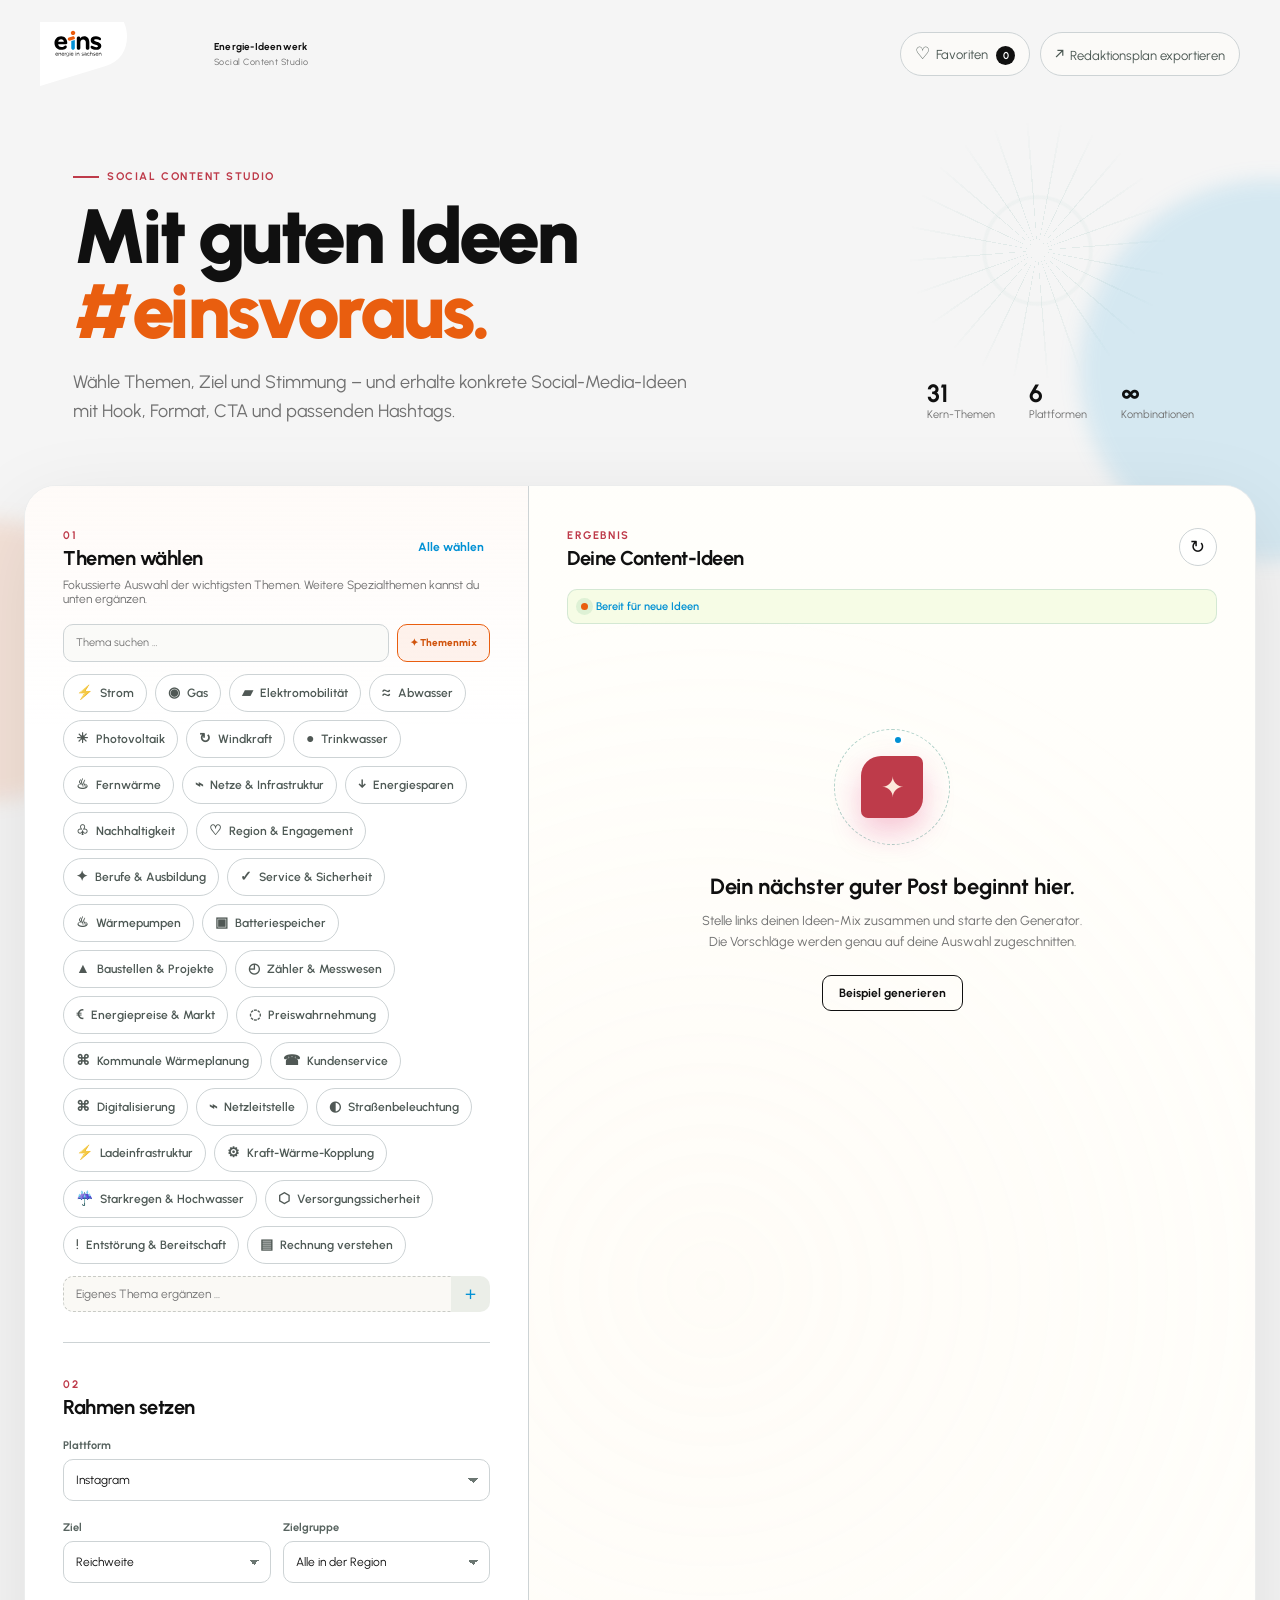
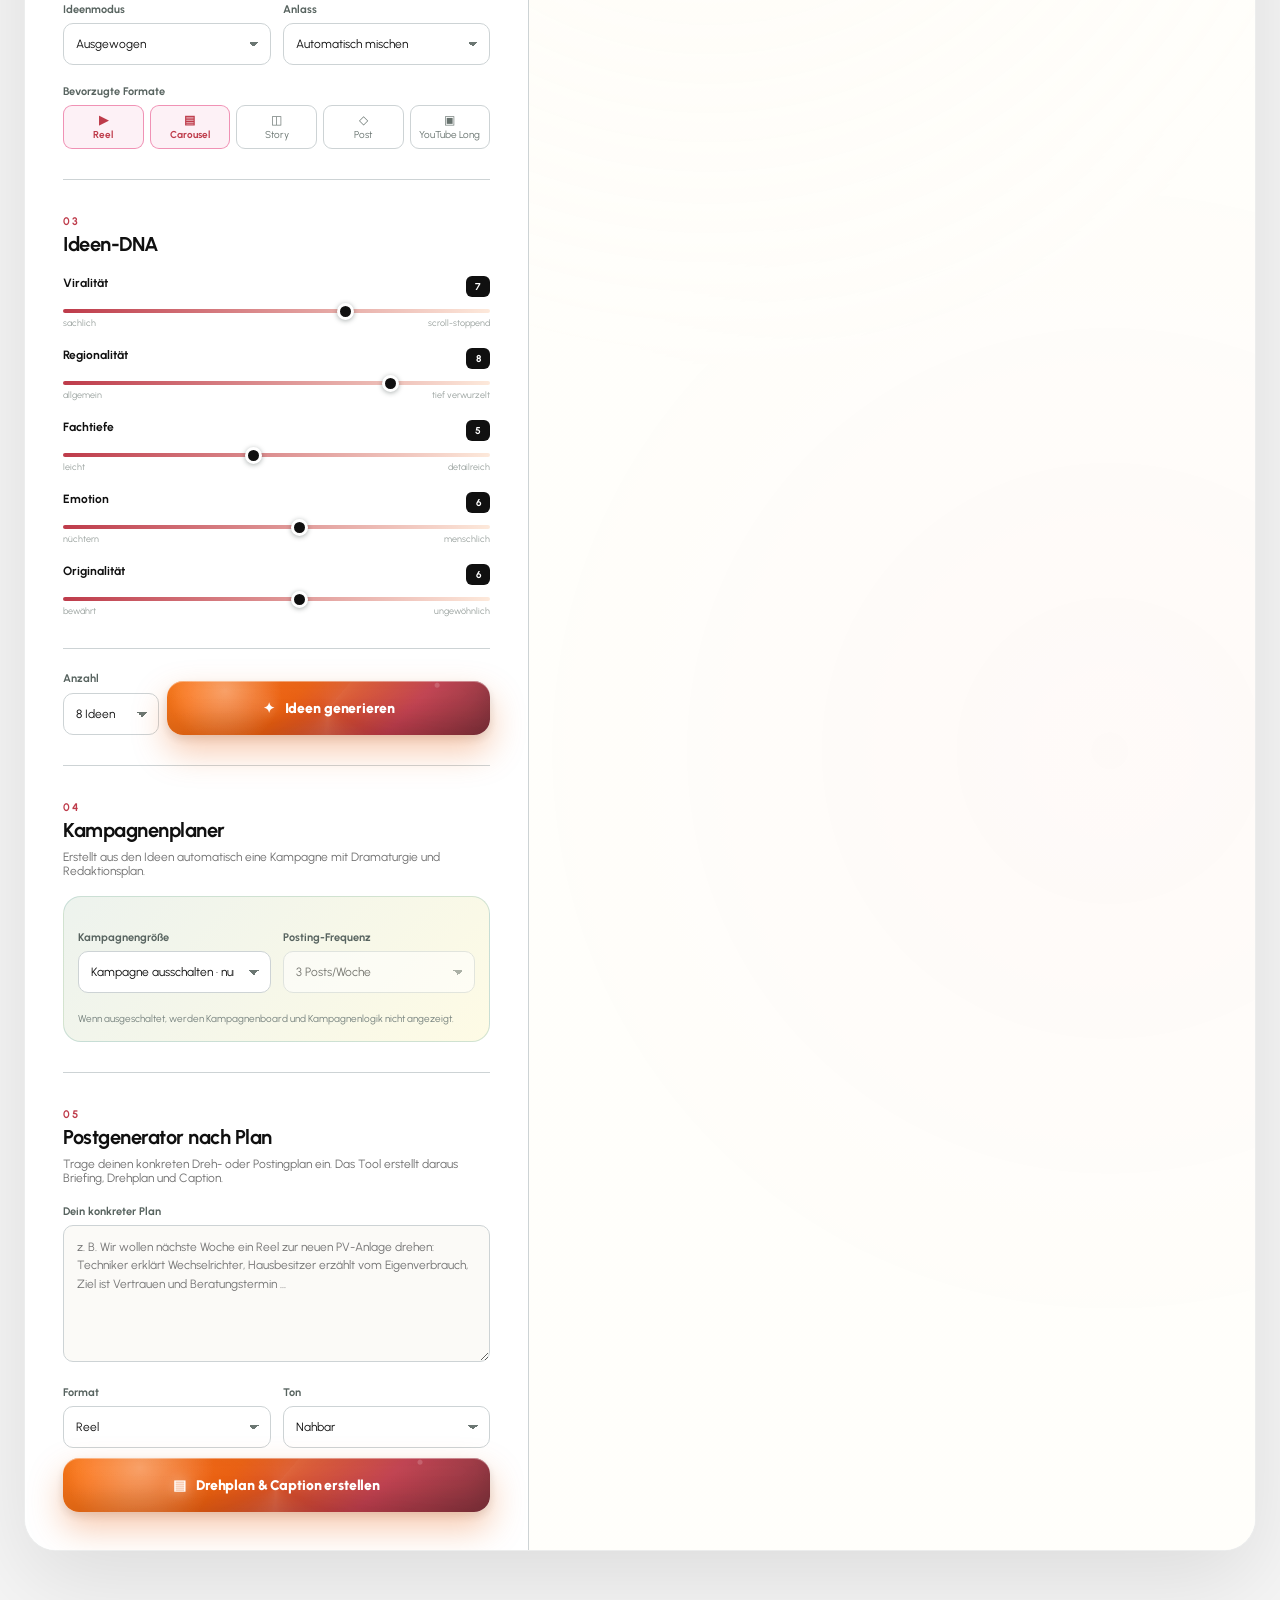
<file: index.html>
<!doctype html>
<html lang="de">
  <head>
    <meta charset="UTF-8" />
    <meta name="viewport" content="width=device-width, initial-scale=1.0" />
    <meta
      name="description"
      content="Lokaler Social-Media-Ideengenerator für Energie-Ideenwerk"
    />
    <title>Energie-Ideenwerk</title>
    <link rel="preconnect" href="https://fonts.googleapis.com" />
    <link rel="preconnect" href="https://fonts.gstatic.com" crossorigin />
    <link
      href="https://fonts.googleapis.com/css2?family=Urbanist:wght@400;500;600;700;800;900&display=swap"
      rel="stylesheet"
    />
    <link rel="stylesheet" href="styles.css?v=14" />
  </head>
  <body>
    <div class="ambient ambient-one"></div>
    <div class="ambient ambient-two"></div>

    <header class="topbar">
      <a class="brand" href="#" aria-label="Energie-Ideenwerk Startseite">
        <span class="brand-logo-wrap" aria-hidden="true">
          <img class="brand-logo" src="assets/eins-energie-logo.svg" alt="" />
        </span>
        <span>
          <strong>Energie-Ideenwerk</strong>
          <small>Social Content Studio</small>
        </span>
      </a>
      <div class="top-actions">
        <button class="quiet-button" id="favoritesButton" type="button">
          <span>♡</span> Favoriten <b id="favoriteCount">0</b>
        </button>
        <button class="quiet-button" id="exportButton" type="button">
          <span>↗</span> Redaktionsplan exportieren
        </button>
      </div>
    </header>

    <main>
      <section class="hero">
        <div class="eyebrow"><span></span> Social Content Studio</div>
        <h1>Mit guten Ideen<br /><em>#einsvoraus.</em></h1>
        <p>
          Wähle Themen, Ziel und Stimmung – und erhalte konkrete Social-Media-Ideen
          mit Hook, Format, CTA und passenden Hashtags.
        </p>
        <div class="hero-stats" aria-label="Vorteile">
          <div><strong>31</strong><span>Kern-Themen</span></div>
          <div><strong>6</strong><span>Plattformen</span></div>
          <div><strong>∞</strong><span>Kombinationen</span></div>
        </div>
      </section>

      <section class="workspace">
        <aside class="config-panel">
          <div class="panel-heading">
            <div>
              <span class="step">01</span>
              <h2>Themen wählen</h2>
            </div>
            <button class="text-button" id="selectAllTopics" type="button">Alle wählen</button>
          </div>
          <p class="helper">Fokussierte Auswahl der wichtigsten Themen. Weitere Spezialthemen kannst du unten ergänzen.</p>
          <div class="topic-tools">
            <input id="topicSearchInput" type="search" placeholder="Thema suchen …" aria-label="Thema suchen" />
            <button id="surpriseTopics" type="button">✦ Themenmix</button>
          </div>
          <div class="chip-grid" id="topicChips"></div>

          <form class="custom-topic" id="customTopicForm">
            <input
              id="customTopicInput"
              type="text"
              maxlength="32"
              placeholder="Eigenes Thema ergänzen …"
              aria-label="Eigenes Thema"
            />
            <button type="submit" aria-label="Thema hinzufügen">+</button>
          </form>

          <div class="divider"></div>

          <div class="panel-heading">
            <div>
              <span class="step">02</span>
              <h2>Rahmen setzen</h2>
            </div>
          </div>

          <div class="field">
            <label for="platform">Plattform</label>
            <select id="platform">
              <option>Instagram</option>
              <option>LinkedIn</option>
              <option>Facebook</option>
              <option>TikTok</option>
              <option>YouTube Shorts</option>
              <option>YouTube Long</option>
              <option>Plattformübergreifend</option>
            </select>
          </div>

          <div class="field-row">
            <div class="field">
              <label for="goal">Ziel</label>
              <select id="goal">
                <option>Reichweite</option>
                <option>Wissen vermitteln</option>
                <option>Vertrauen stärken</option>
                <option>Interaktion</option>
                <option>Service & Hilfe</option>
                <option>Recruiting</option>
                <option>Produkt erklären</option>
                <option>Image & Marke</option>
                <option>Transparenz schaffen</option>
                <option>Verhalten ändern</option>
                <option>Projekt begleiten</option>
              </select>
            </div>
            <div class="field">
              <label for="audience">Zielgruppe</label>
              <select id="audience">
                <option>Alle in der Region</option>
                <option>Junge Erwachsene</option>
                <option>Familien</option>
                <option>Hausbesitzende</option>
                <option>Unternehmen</option>
                <option>Kommunen</option>
                <option>Bewerber:innen</option>
                <option>Mieter:innen</option>
                <option>Senior:innen</option>
                <option>Eigentümergemeinschaften</option>
                <option>Schüler:innen</option>
                <option>Medien & Öffentlichkeit</option>
              </select>
            </div>
          </div>

          <div class="field-row">
            <div class="field">
              <label for="ideaMode">Ideenmodus</label>
              <select id="ideaMode">
                <option value="balanced">Ausgewogen</option>
                <option value="surprising">Überraschend & mutig</option>
                <option value="editorial">Redaktionell & nahbar</option>
                <option value="campaign">Kampagnenfähig</option>
                <option value="service">Serviceorientiert</option>
                <option value="community">Community-first</option>
              </select>
            </div>
            <div class="field">
              <label for="occasion">Anlass</label>
              <select id="occasion">
                <option value="auto">Automatisch mischen</option>
                <option value="evergreen">Zeitlos</option>
                <option value="season">Saison & Wetter</option>
                <option value="local">Regionale Ereignisse</option>
                <option value="project">Projekt & Meilenstein</option>
                <option value="question">Kundenfrage</option>
              </select>
            </div>
          </div>

          <div class="field">
            <label>Bevorzugte Formate</label>
            <div class="format-options" id="formatOptions">
              <button class="format-option active" type="button" data-format="Reel">
                <span>▶</span> Reel
              </button>
              <button class="format-option active" type="button" data-format="Carousel">
                <span>▤</span> Carousel
              </button>
              <button class="format-option" type="button" data-format="Story">
                <span>◫</span> Story
              </button>
              <button class="format-option" type="button" data-format="Post">
                <span>◇</span> Post
              </button>
              <button class="format-option" type="button" data-format="YouTube Long">
                <span>▣</span> YouTube Long
              </button>
            </div>
          </div>

          <div class="divider"></div>

          <div class="panel-heading">
            <div>
              <span class="step">03</span>
              <h2>Ideen-DNA</h2>
            </div>
          </div>

          <div class="slider-field">
            <div class="slider-label">
              <label for="virality">Viralität</label>
              <output id="viralityValue">7</output>
            </div>
            <input id="virality" type="range" min="1" max="10" value="7" />
            <div class="slider-scale"><span>sachlich</span><span>scroll-stoppend</span></div>
          </div>

          <div class="slider-field">
            <div class="slider-label">
              <label for="regionality">Regionalität</label>
              <output id="regionalityValue">8</output>
            </div>
            <input id="regionality" type="range" min="1" max="10" value="8" />
            <div class="slider-scale"><span>allgemein</span><span>tief verwurzelt</span></div>
          </div>

          <div class="slider-field">
            <div class="slider-label">
              <label for="expertise">Fachtiefe</label>
              <output id="expertiseValue">5</output>
            </div>
            <input id="expertise" type="range" min="1" max="10" value="5" />
            <div class="slider-scale"><span>leicht</span><span>detailreich</span></div>
          </div>

          <div class="slider-field">
            <div class="slider-label">
              <label for="emotion">Emotion</label>
              <output id="emotionValue">6</output>
            </div>
            <input id="emotion" type="range" min="1" max="10" value="6" />
            <div class="slider-scale"><span>nüchtern</span><span>menschlich</span></div>
          </div>

          <div class="slider-field">
            <div class="slider-label">
              <label for="originality">Originalität</label>
              <output id="originalityValue">6</output>
            </div>
            <input id="originality" type="range" min="1" max="10" value="6" />
            <div class="slider-scale"><span>bewährt</span><span>ungewöhnlich</span></div>
          </div>

          <div class="generation-footer">
            <label for="ideaCount">Anzahl</label>
            <select id="ideaCount">
              <option value="3">3 Ideen</option>
              <option value="5">5 Ideen</option>
              <option value="8" selected>8 Ideen</option>
              <option value="12">12 Ideen</option>
            </select>
            <button class="generate-button" id="generateButton" type="button">
              <span>✦</span> Ideen generieren
            </button>
          </div>

          <div id="campaignPlannerSection">
            <div class="divider"></div>

            <div class="panel-heading">
              <div>
                <span class="step">04</span>
                <h2>Kampagnenplaner</h2>
              </div>
            </div>
            <p class="helper">Erstellt aus den Ideen automatisch eine Kampagne mit Dramaturgie und Redaktionsplan.</p>

            <div class="campaign-planner">
              <div class="field-row campaign-setup-row">
                <div class="field">
                  <label for="campaignMode">Kampagnengröße</label>
                  <select id="campaignMode">
                    <option value="off" selected>Kampagne ausschalten · nur Einzelideen</option>
                    <option value="short">Kurzkampagne · 1 Woche</option>
                    <option value="normal">Normale Kampagne · 2 Monate</option>
                    <option value="twelve">Kampagne · bis 12 Wochen</option>
                    <option value="long">Langzeitkampagne · 6+ Monate</option>
                  </select>
                </div>
                <div class="field">
                  <label for="campaignFrequency">Posting-Frequenz</label>
                  <select id="campaignFrequency">
                    <option value="1">1 Post/Woche</option>
                    <option value="2">2 Posts/Woche</option>
                    <option value="3" selected>3 Posts/Woche</option>
                    <option value="4">4 Posts/Woche</option>
                  </select>
                </div>
              </div>
              <p class="field-note" id="campaignOffNote">Wenn ausgeschaltet, werden Kampagnenboard und Kampagnenlogik nicht angezeigt.</p>
              <div id="campaignDetails" hidden>
                <div class="field">
                  <label for="campaignTheme">Kampagnenthema</label>
                  <input id="campaignTheme" type="text" placeholder="z. B. Preis & regionaler Wert, PV-Woche, Abwasser erklärt …" />
                </div>
                <div class="field">
                  <label for="campaignDuration">Laufzeit feinjustieren</label>
                  <select id="campaignDuration">
                    <option value="1">1 Woche</option>
                    <option value="2">2 Wochen</option>
                    <option value="4">4 Wochen</option>
                    <option value="6">6 Wochen</option>
                    <option value="8" selected>8 Wochen / 2 Monate</option>
                    <option value="10">10 Wochen</option>
                    <option value="12">12 Wochen</option>
                    <option value="26">26 Wochen / 6+ Monate</option>
                  </select>
                </div>
                <div class="field-row">
                  <div class="field">
                    <label for="campaignStart">Startdatum</label>
                    <input id="campaignStart" type="date" />
                  </div>
                  <div class="field">
                    <label for="campaignArc">Dramaturgie</label>
                    <select id="campaignArc">
                      <option value="trust" selected>Vertrauen aufbauen</option>
                      <option value="education">Wissen vertiefen</option>
                      <option value="activation">Community aktivieren</option>
                      <option value="project">Projekt begleiten</option>
                    </select>
                  </div>
                </div>
              </div>
            </div>
          </div>

          <div class="divider"></div>

          <div class="panel-heading">
            <div>
              <span class="step" id="planGeneratorStep">05</span>
              <h2>Postgenerator nach Plan</h2>
            </div>
          </div>
          <p class="helper">Trage deinen konkreten Dreh- oder Postingplan ein. Das Tool erstellt daraus Briefing, Drehplan und Caption.</p>

          <div class="plan-generator">
            <div class="field">
              <label for="customPlanInput">Dein konkreter Plan</label>
              <textarea id="customPlanInput" rows="6" placeholder="z. B. Wir wollen nächste Woche ein Reel zur neuen PV-Anlage drehen: Techniker erklärt Wechselrichter, Hausbesitzer erzählt vom Eigenverbrauch, Ziel ist Vertrauen und Beratungstermin …"></textarea>
            </div>
            <div class="field-row">
              <div class="field">
                <label for="customPlanFormat">Format</label>
                <select id="customPlanFormat">
                  <option>Reel</option>
                  <option>Carousel</option>
                  <option>Story</option>
                  <option>Post</option>
                  <option>YouTube Long</option>
                </select>
              </div>
              <div class="field">
                <label for="customPlanTone">Ton</label>
                <select id="customPlanTone">
                  <option value="nahbar">Nahbar</option>
                  <option value="sachlich">Sachlich</option>
                  <option value="aktivierend">Aktivierend</option>
                </select>
              </div>
            </div>
            <button class="generate-button plan-generate-button" id="generateFromPlanButton" type="button">
              <span>▤</span> Drehplan & Caption erstellen
            </button>
          </div>
        </aside>

        <section class="results-panel">
          <div class="results-top">
            <div>
              <span class="step">ERGEBNIS</span>
              <h2>Deine Content-Ideen</h2>
            </div>
            <button class="icon-button" id="refreshButton" type="button" title="Neu mischen">↻</button>
          </div>

          <div class="results-summary" id="resultsSummary">
            <span class="pulse"></span>
            Bereit für neue Ideen
          </div>

          <div class="campaign-board" id="campaignBoard" hidden></div>

          <div class="empty-state" id="emptyState">
            <div class="empty-orbit">
              <span class="orbit-dot"></span>
              <div>✦</div>
            </div>
            <h3>Dein nächster guter Post beginnt hier.</h3>
            <p>
              Stelle links deinen Ideen-Mix zusammen und starte den Generator.
              Die Vorschläge werden genau auf deine Auswahl zugeschnitten.
            </p>
            <button type="button" id="demoButton">Beispiel generieren</button>
          </div>

          <div class="idea-list" id="ideaList"></div>
        </section>
      </section>
    </main>

    <div class="toast" id="toast" role="status" aria-live="polite"></div>

    <dialog id="favoritesDialog">
      <div class="dialog-header">
        <div>
          <span class="step">SAMMLUNG</span>
          <h2>Favorisierte Ideen</h2>
        </div>
        <button class="icon-button" id="closeFavorites" type="button">×</button>
      </div>
      <div id="favoritesList" class="favorites-list"></div>
    </dialog>

    <dialog id="briefingDialog" class="briefing-dialog">
      <div class="dialog-header">
        <div>
          <span class="step">PRODUKTIONSBRIEFING</span>
          <h2>Briefing erstellen</h2>
        </div>
        <button class="icon-button" id="closeBriefing" type="button" aria-label="Briefing schließen">×</button>
      </div>
      <div id="briefingContent" class="briefing-content"></div>
      <div class="briefing-actions">
        <button id="copyBriefingButton" class="secondary-studio-button" type="button">□ Briefing kopieren</button>
        <button id="downloadBriefingPdfButton" class="secondary-studio-button" type="button">↓ PDF herunterladen</button>
        <button id="briefingToStudioButton" class="primary-studio-button" type="button">✦ Post im Studio öffnen</button>
      </div>
    </dialog>

    <dialog id="postStudioDialog" class="post-studio-dialog">
      <div class="dialog-header studio-header">
        <div>
          <span class="step">CONTENT-STUDIO</span>
          <h2>Post gestalten</h2>
        </div>
        <div class="studio-status">
          <span><i></i> Mobil optimierte Vorschau</span>
        </div>
        <button class="icon-button" id="closePostStudio" type="button" aria-label="Studio schließen">×</button>
      </div>

      <div class="studio-layout">
        <section class="visual-workbench">
          <div class="visual-toolbar">
            <div>
              <span id="studioFormatBadge" class="meta-tag primary">POST</span>
              <span id="studioSlideLabel">Motiv 1 von 1</span>
            </div>
            <div class="visual-toolbar-actions">
              <button id="regenerateVisual" class="small-studio-button" type="button">↻ Neue Variante</button>
            </div>
          </div>
          <div class="canvas-stage" id="canvasStage">
            <button class="canvas-media-nav previous" id="canvasPreviousMedia" type="button" aria-label="Vorheriges Fotomotiv">‹</button>
            <canvas id="postCanvas" width="1080" height="1350"></canvas>
            <button class="canvas-media-nav next" id="canvasNextMedia" type="button" aria-label="Nächstes Fotomotiv">›</button>
            <div class="video-indicator" id="videoIndicator" hidden>
              <span></span> Video-Vorschau
            </div>
          </div>
          <div class="slide-strip" id="slideStrip"></div>
          <p class="studio-note" id="studioNote">
            Das Motiv wird lokal erstellt und kann direkt als PNG heruntergeladen werden.
          </p>
        </section>

        <section class="caption-workbench">
          <div class="studio-simple-panel">
            <div class="editor-heading compact-editor-heading">
              <div>
                <span class="step">MOTIV & CAPTION</span>
                <h3>Fertigen Post prüfen</h3>
              </div>
            </div>
            <div class="media-browser">
              <div class="media-browser-heading">
                <div>
                  <strong>Ähnliche Motive</strong>
                  <span id="mediaCounter">1 von 6</span>
                </div>
                <div>
                  <button id="previousMedia" type="button" aria-label="Vorheriges Bild">‹</button>
                  <button id="nextMedia" type="button" aria-label="Nächstes Bild">›</button>
                </div>
              </div>
              <div class="media-thumbnails" id="mediaThumbnails"></div>
            </div>
            <div class="ai-image-generator">
              <div class="ai-image-heading">
                <div>
                  <strong>KI-Bildgenerator</strong>
                  <span>Motiv-Briefing passend zur Idee</span>
                </div>
                <button id="refreshAiPrompt" type="button">Neu</button>
              </div>
              <label for="aiImagePrompt">Prompt</label>
              <textarea id="aiImagePrompt" rows="5"></textarea>
              <div class="ai-generator-actions">
                <button id="copyAiPrompt" type="button">Prompt kopieren</button>
                <button id="openAiGenerator" type="button">In ChatGPT öffnen</button>
              </div>
              <p>
                Für finale Veröffentlichungen bitte Bildrechte, echte Energie-Anlagen und Freigaben prüfen.
              </p>
            </div>
          </div>

          <div class="editor-divider"></div>
          <label for="captionText">Fertige Caption</label>
          <textarea id="captionText" spellcheck="true"></textarea>
          <div class="caption-stats">
            <span id="captionLength">0 Zeichen</span>
            <span id="captionPlatform">für Instagram</span>
          </div>

          <div class="studio-settings">
            <div class="field">
              <label for="visualStyle">Bildstil</label>
              <select id="visualStyle">
                <option value="editorial">Editorial & klar</option>
                <option value="bold">Mutig & plakativ</option>
                <option value="natural">Natürlich & regional</option>
              </select>
            </div>
            <div class="field">
              <label for="captionTone">Caption-Ton</label>
              <select id="captionTone">
                <option value="nahbar">Nahbar</option>
                <option value="sachlich">Sachlich</option>
                <option value="aktivierend">Aktivierend</option>
              </select>
            </div>
          </div>

          <div class="production-info">
            <strong id="productionTitle">Bereit zur Veröffentlichung</strong>
            <p id="productionDescription">
              Motiv, Caption, CTA und Hashtags sind aufeinander abgestimmt.
            </p>
          </div>

          <div class="shotlist-panel" id="shotlistPanel" hidden>
            <span class="detail-label">Videoansatz · Drehplan</span>
            <ol id="shotlist"></ol>
          </div>

          <div class="studio-actions">
            <button class="secondary-studio-button" id="copyCaptionButton" type="button">
              □ Caption kopieren
            </button>
            <button class="primary-studio-button" id="downloadAssetButton" type="button">
              ↓ Bild herunterladen
            </button>
          </div>
        </section>
      </div>
    </dialog>

    <script src="assets/vendor/html2canvas.min.js"></script>
    <script src="assets/vendor/jspdf.umd.min.js"></script>
    <script src="app.js?v=14"></script>
  </body>
</html>
</file>
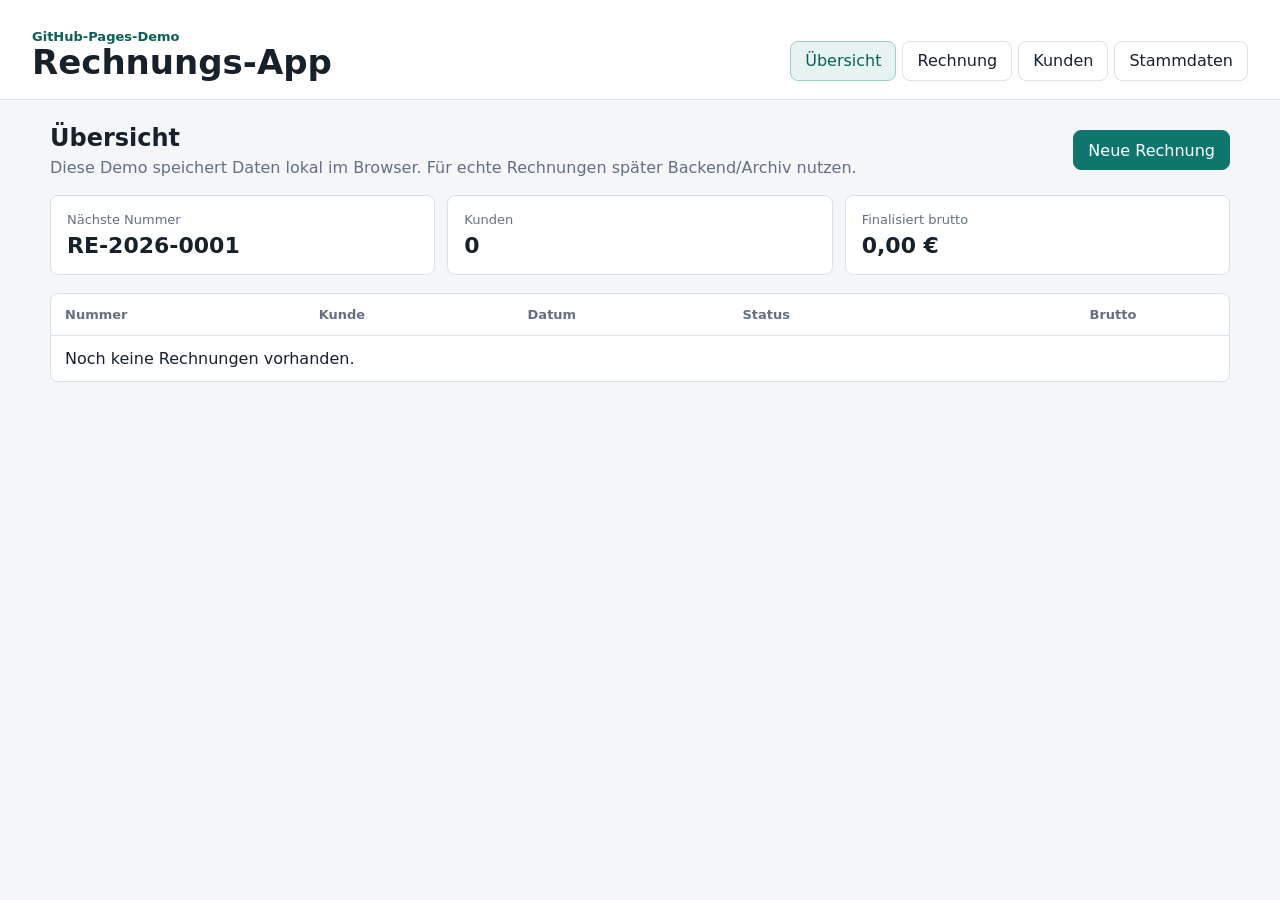
<file: rechnungs-app/index.html>
<!doctype html>
<html lang="de">
<head>
    <meta charset="utf-8">
    <meta name="viewport" content="width=device-width, initial-scale=1">
    <title>Rechnungs-App Demo</title>
    <link rel="stylesheet" href="./styles.css?v=export-1">
</head>
<body>
    <header class="topbar">
        <div>
            <span class="badge">GitHub-Pages-Demo</span>
            <h1>Rechnungs-App</h1>
        </div>
        <nav>
            <button class="tab active" data-view="overview">Übersicht</button>
            <button class="tab" data-view="invoice">Rechnung</button>
            <button class="tab" data-view="customers">Kunden</button>
            <button class="tab" data-view="settings">Stammdaten</button>
        </nav>
    </header>

    <main>
        <section id="overview" class="view active">
            <div class="section-title">
                <div>
                    <h2>Übersicht</h2>
                    <p>Diese Demo speichert Daten lokal im Browser. Für echte Rechnungen später Backend/Archiv nutzen.</p>
                </div>
                <button class="primary" id="start-invoice">Neue Rechnung</button>
            </div>
            <div class="metrics">
                <article><span>Nächste Nummer</span><strong id="next-number">RE-2026-0001</strong></article>
                <article><span>Kunden</span><strong id="customer-count">0</strong></article>
                <article><span>Finalisiert brutto</span><strong id="final-total">0,00 EUR</strong></article>
            </div>
            <div class="panel table-panel">
                <table>
                    <thead>
                        <tr>
                            <th>Nummer</th>
                            <th>Kunde</th>
                            <th>Datum</th>
                            <th>Status</th>
                            <th class="num">Brutto</th>
                            <th></th>
                        </tr>
                    </thead>
                    <tbody id="invoice-list"></tbody>
                </table>
            </div>
        </section>

        <section id="invoice" class="view">
            <div class="section-title">
                <div>
                    <h2>Rechnung</h2>
                    <p id="invoice-hint">Entwurf ohne Rechnungsnummer</p>
                </div>
                <div class="actions">
                    <button id="save-draft">Entwurf speichern</button>
                    <button class="primary" id="finalize">Finalisieren & PDF</button>
                </div>
            </div>
            <div class="form-grid">
                <label>Kunde <select id="invoice-customer"></select></label>
                <label>Rechnungsdatum <input id="issue-date" type="date"></label>
                <label>Leistungsdatum <input id="service-date" type="date"></label>
                <label>Zahlungsziel Tage <input id="payment-days" type="number" min="0" value="14"></label>
            </div>
            <div class="section-row">
                <h3>Positionen</h3>
                <button id="add-item">Position hinzufügen</button>
            </div>
            <div id="items" class="items"></div>
            <div class="invoice-bottom">
                <label>Notiz <textarea id="notes" rows="5">Vielen Dank für den Auftrag.</textarea></label>
                <aside class="totals">
                    <div><span>Netto</span><strong id="sum-net">0,00 EUR</strong></div>
                    <div><span>MwSt.</span><strong id="sum-tax">0,00 EUR</strong></div>
                    <div class="grand"><span>Brutto</span><strong id="sum-gross">0,00 EUR</strong></div>
                </aside>
            </div>
        </section>

        <section id="customers" class="view">
            <div class="section-title">
                <div>
                    <h2>Kunden</h2>
                    <p>Lege Testkunden an und verwende sie in Rechnungen.</p>
                </div>
            </div>
            <form id="customer-form" class="panel grid-form">
                <input type="hidden" id="customer-id">
                <label>Kundennummer <input id="customer-number"></label>
                <label>Firma <input id="customer-company"></label>
                <label>Name <input id="customer-name"></label>
                <label>Straße <input id="customer-street"></label>
                <label>PLZ <input id="customer-postal"></label>
                <label>Ort <input id="customer-city"></label>
                <label>Land <input id="customer-country" value="Deutschland"></label>
                <label>E-Mail <input id="customer-email" type="email"></label>
                <label>USt-ID <input id="customer-vat"></label>
                <div class="wide actions">
                    <button class="primary" type="submit">Kunde speichern</button>
                    <button type="button" id="clear-customer">Leeren</button>
                </div>
            </form>
            <div id="customer-list" class="cards"></div>
        </section>

        <section id="settings" class="view">
            <div class="section-title">
                <div>
                    <h2>Stammdaten</h2>
                    <p>Diese Angaben erscheinen in der PDF-Druckansicht.</p>
                </div>
            </div>
            <form id="settings-form" class="panel grid-form">
                <label>Firma <input id="company-name"></label>
                <label>Inhaber/Geschäftsführung <input id="owner-name"></label>
                <label>Straße <input id="company-street"></label>
                <label>PLZ <input id="company-postal"></label>
                <label>Ort <input id="company-city"></label>
                <label>Land <input id="company-country" value="Deutschland"></label>
                <label>E-Mail <input id="company-email" type="email"></label>
                <label>Telefon <input id="company-phone"></label>
                <label>Steuernummer <input id="tax-number"></label>
                <label>USt-ID <input id="vat-id"></label>
                <label>IBAN <input id="iban"></label>
                <label>BIC <input id="bic"></label>
                <label>Bank <input id="bank-name"></label>
                <label>Zahlungsziel Tage <input id="default-payment-days" type="number" min="0" value="14"></label>
                <label>Nummernpräfix <input id="invoice-prefix" value="RE-{year}-"></label>
                <label>Nummernstellen <input id="invoice-padding" type="number" min="1" max="8" value="4"></label>
                <div class="wide actions">
                    <button class="primary" type="submit">Stammdaten speichern</button>
                    <button type="button" id="reset-demo">Demo zurücksetzen</button>
                </div>
            </form>
        </section>
    </main>

    <section id="export-area" class="export-area" aria-hidden="true"></section>

    <div id="toast"></div>
    <script src="./app.js?v=export-1"></script>
</body>
</html>
</file>
<file: styles.css>
:root {
  --ink: #101010;
  --muted: #707070;
  --paper: #f5f5f5;
  --white: #ffffff;
  --pink: #be3b4a;
  --pink-dark: #9c2d3b;
  --green: #e95e0f;
  --lime: #fde9db;
  --teal: #0090d4;
  --line: #cdd3d5;
  --shadow: 0 24px 70px rgba(0, 0, 0, 0.12);
}

* {
  box-sizing: border-box;
}

html {
  scroll-behavior: smooth;
}

body {
  margin: 0;
  min-width: 320px;
  color: var(--ink);
  background: var(--paper);
  font-family: "Urbanist", sans-serif;
}

body.studio-scroll-locked {
  position: fixed;
  right: 0;
  left: 0;
  width: 100%;
  overflow: hidden;
}

html.studio-scroll-locked {
  overflow: hidden;
  overscroll-behavior: none;
}

button,
select,
input {
  font: inherit;
}

button {
  color: inherit;
}

.ambient {
  position: fixed;
  z-index: -1;
  border-radius: 999px;
  filter: blur(10px);
  pointer-events: none;
}

.ambient-one {
  width: 380px;
  height: 380px;
  right: -180px;
  top: 180px;
  background: rgba(0, 144, 212, 0.13);
}

.ambient-two {
  width: 280px;
  height: 280px;
  left: -150px;
  top: 520px;
  background: rgba(233, 94, 15, 0.12);
}

.topbar {
  max-width: 1440px;
  margin: 0 auto;
  padding: 22px 40px;
  display: flex;
  align-items: center;
  justify-content: space-between;
}

.brand {
  display: flex;
  align-items: center;
  gap: 12px;
  color: var(--ink);
  text-decoration: none;
}

.brand-logo-wrap {
  display: flex;
  align-items: center;
  width: 162px;
  height: 64px;
  flex: 0 0 auto;
}

.brand-logo {
  display: block;
  width: 100%;
  height: 100%;
  object-fit: contain;
  object-position: left center;
}

.brand > span:last-child {
  display: flex;
  flex-direction: column;
  line-height: 1;
}

.brand strong {
  font-family: "Urbanist", sans-serif;
  font-size: 10px;
  letter-spacing: 0.02em;
}

.brand small {
  margin-top: 5px;
  color: var(--muted);
  font-size: 9px;
  letter-spacing: 0.05em;
}

.top-actions {
  display: flex;
  gap: 10px;
}

.quiet-button,
.icon-button,
.text-button {
  border: 0;
  background: transparent;
  cursor: pointer;
}

.quiet-button {
  padding: 10px 14px;
  border: 1px solid var(--line);
  border-radius: 999px;
  color: #495651;
  background: rgba(255, 254, 250, 0.55);
  font-size: 13px;
  transition: 0.2s ease;
}

.quiet-button:hover {
  border-color: #bbbdb7;
  background: white;
  transform: translateY(-1px);
}

.quiet-button span {
  margin-right: 3px;
  font-size: 17px;
}

.quiet-button b {
  display: inline-grid;
  place-items: center;
  min-width: 19px;
  height: 19px;
  margin-left: 5px;
  padding: 0 5px;
  border-radius: 999px;
  background: var(--ink);
  color: white;
  font-size: 10px;
}

main {
  width: min(1400px, calc(100% - 48px));
  margin: 0 auto 70px;
}

.hero {
  position: relative;
  padding: 62px 4% 58px;
  overflow: hidden;
}

.hero::after {
  content: "";
  position: absolute;
  top: 10px;
  right: 7%;
  width: 265px;
  height: 265px;
  opacity: 0.5;
  background:
    radial-gradient(circle at center, transparent 27%, rgba(25, 123, 108, 0.1) 28% 29%, transparent 30%),
    repeating-conic-gradient(from 10deg, rgba(25, 123, 108, 0.24) 0 1deg, transparent 1deg 15deg);
  border-radius: 50%;
  mask-image: radial-gradient(circle, black, transparent 70%);
}

.eyebrow,
.step {
  color: var(--pink);
  font-size: 11px;
  font-weight: 700;
  letter-spacing: 0.14em;
  text-transform: uppercase;
}

.eyebrow {
  display: flex;
  align-items: center;
  gap: 8px;
}

.eyebrow span {
  width: 26px;
  height: 2px;
  background: var(--pink);
}

h1,
h2,
h3 {
  font-family: "Urbanist", sans-serif;
}

.hero h1 {
  position: relative;
  z-index: 1;
  max-width: 800px;
  margin: 16px 0 18px;
  font-size: clamp(46px, 6vw, 86px);
  line-height: 0.98;
  font-weight: 900;
  letter-spacing: -0.045em;
}

.hero h1 em {
  color: #e95e0f;
  font-style: normal;
}

.hero > p {
  max-width: 620px;
  margin: 0;
  color: var(--muted);
  font-size: 18px;
  line-height: 1.65;
}

.hero-stats {
  position: absolute;
  right: 5%;
  bottom: 64px;
  z-index: 1;
  display: flex;
  gap: 34px;
}

.hero-stats div {
  display: flex;
  flex-direction: column;
}

.hero-stats strong {
  font-family: "Urbanist", sans-serif;
  font-size: 25px;
}

.hero-stats span {
  color: var(--muted);
  font-size: 11px;
}

.workspace {
  display: grid;
  grid-template-columns: minmax(380px, 0.82fr) minmax(520px, 1.18fr);
  min-height: 800px;
  border: 1px solid rgba(18, 32, 29, 0.08);
  border-radius: 32px;
  overflow: hidden;
  background: var(--white);
  box-shadow: 0 30px 90px rgba(0, 0, 0, 0.1);
}

.config-panel,
.results-panel {
  padding: 38px;
}

.config-panel {
  border-right: 1px solid var(--line);
  background:
    linear-gradient(180deg, rgba(253, 233, 219, 0.2), transparent 240px),
    #fff;
}

.results-panel {
  background:
    linear-gradient(rgba(255, 254, 250, 0.91), rgba(255, 254, 250, 0.91)),
    radial-gradient(circle at 25% 30%, var(--lime), transparent 35%),
    radial-gradient(circle at 80% 70%, rgba(223, 29, 103, 0.2), transparent 32%);
}

.campaign-entry,
.campaign-planner {
  display: grid;
  gap: 12px;
  margin: 16px 0 18px;
  padding: 14px;
  border: 1px solid rgba(25, 123, 108, 0.18);
  border-radius: 18px;
  background:
    linear-gradient(135deg, rgba(25, 123, 108, 0.08), rgba(242, 230, 0, 0.08)),
    #fffdf8;
}

.campaign-planner {
  margin: 14px 0 0;
}

.campaign-setup-row {
  align-items: end;
}

#campaignDetails {
  display: grid;
  gap: 12px;
}

#campaignDetails[hidden] {
  display: none;
}

#campaignFrequency:disabled {
  cursor: not-allowed;
  opacity: 0.55;
}

.field-note {
  margin: 7px 0 0;
  color: #75817d;
  font-size: 10px;
  line-height: 1.45;
}

.campaign-planner input,
.plan-generator textarea {
  width: 100%;
  padding: 12px 13px;
  border: 1px solid var(--line);
  border-radius: 10px;
  outline: none;
  background: #fbfaf7;
  color: var(--ink);
  font: 12px/1.55 "Urbanist", sans-serif;
}

.plan-generator textarea {
  resize: vertical;
  min-height: 132px;
}

.campaign-planner input:focus,
.plan-generator textarea:focus {
  border-color: var(--teal);
  box-shadow: 0 0 0 3px rgba(25, 123, 108, 0.08);
}

.plan-generate-button {
  width: 100%;
  margin-top: 10px;
}

.campaign-board {
  margin: 18px 0 20px;
  padding: 18px;
  border: 1px solid rgba(25, 123, 108, 0.14);
  border-radius: 22px;
  background:
    linear-gradient(135deg, rgba(25, 123, 108, 0.08), rgba(233, 94, 15, 0.08)),
    rgba(255, 255, 255, 0.78);
  box-shadow: 0 12px 34px rgba(30, 49, 43, 0.07);
}

.campaign-board-header {
  display: flex;
  gap: 16px;
  align-items: flex-start;
  justify-content: space-between;
  margin-bottom: 14px;
}

.campaign-board-header h3 {
  margin: 4px 0 4px;
  font-size: 19px;
  letter-spacing: -0.025em;
}

.campaign-board-header p {
  margin: 0;
  color: var(--muted);
  font-size: 12px;
  line-height: 1.55;
}

.campaign-board-header button,
.campaign-create-post {
  border: 1px solid rgba(25, 123, 108, 0.22);
  border-radius: 999px;
  background: white;
  color: var(--teal);
  cursor: pointer;
  font-size: 10px;
  font-weight: 800;
  white-space: nowrap;
}

.campaign-board-header button {
  padding: 9px 12px;
}

.campaign-timeline {
  display: grid;
  gap: 9px;
}

.campaign-slot {
  display: grid;
  grid-template-columns: 82px 1fr auto;
  gap: 12px;
  align-items: center;
  padding: 12px;
  border: 1px solid rgba(18, 32, 29, 0.08);
  border-radius: 15px;
  background: rgba(255, 255, 255, 0.82);
}

.campaign-date strong,
.campaign-role {
  display: block;
  font-size: 10px;
  font-weight: 900;
  text-transform: uppercase;
}

.campaign-date span {
  display: block;
  margin-top: 3px;
  color: #909995;
  font-size: 9px;
  font-weight: 700;
}

.campaign-role {
  color: var(--pink);
  letter-spacing: 0.05em;
}

.campaign-slot h4 {
  margin: 4px 0 3px;
  font-size: 13px;
  line-height: 1.35;
}

.campaign-slot p {
  margin: 0;
  color: var(--muted);
  font-size: 10px;
}

.campaign-create-post {
  padding: 8px 10px;
}

.panel-heading,
.results-top,
.dialog-header {
  display: flex;
  align-items: center;
  justify-content: space-between;
}

.panel-heading h2,
.results-top h2,
.dialog-header h2 {
  margin: 3px 0 0;
  font-size: 20px;
  letter-spacing: -0.025em;
}

.text-button {
  color: var(--teal);
  font-size: 12px;
  font-weight: 700;
}

.helper {
  margin: 8px 0 18px;
  color: var(--muted);
  font-size: 12px;
}

.topic-tools {
  display: grid;
  grid-template-columns: 1fr auto;
  gap: 8px;
  margin-bottom: 12px;
}

.topic-tools input {
  min-width: 0;
  height: 38px;
  padding: 0 12px;
  border: 1px solid var(--line);
  border-radius: 10px;
  outline: none;
  background: #fafaf8;
  font-size: 11px;
}

.topic-tools input:focus {
  border-color: #0090d4;
  box-shadow: 0 0 0 3px rgba(0, 144, 212, 0.08);
}

.topic-tools button {
  padding: 0 12px;
  border: 1px solid #e95e0f;
  border-radius: 10px;
  background: rgba(233, 94, 15, 0.07);
  color: #d1540d;
  cursor: pointer;
  font-size: 10px;
  font-weight: 800;
}

.chip-grid {
  display: flex;
  flex-wrap: wrap;
  gap: 8px;
}

.topic-chip {
  display: flex;
  align-items: center;
  gap: 7px;
  min-height: 38px;
  padding: 8px 12px;
  border: 1px solid var(--line);
  border-radius: 999px;
  background: white;
  color: #4e5955;
  cursor: pointer;
  font-size: 12px;
  font-weight: 600;
  transition: 0.18s ease;
}

.topic-chip:hover {
  border-color: #a8b4ae;
  transform: translateY(-1px);
}

.topic-chip.active {
  border-color: #e95e0f;
  background: #e95e0f;
  color: white;
  box-shadow: 0 6px 14px rgba(18, 32, 29, 0.16);
}

.topic-chip .topic-icon {
  font-size: 14px;
  filter: saturate(0.8);
}

.no-topic-result {
  margin: 8px 0;
  color: var(--muted);
  font-size: 11px;
}

.custom-topic {
  display: flex;
  margin-top: 12px;
}

.custom-topic input {
  width: 100%;
  padding: 10px 12px;
  border: 1px dashed #c9cbc6;
  border-right: 0;
  border-radius: 10px 0 0 10px;
  outline: none;
  background: #faf9f5;
  color: var(--ink);
  font-size: 12px;
}

.custom-topic input:focus {
  border-color: var(--teal);
}

.custom-topic button {
  width: 42px;
  border: 0;
  border-radius: 0 10px 10px 0;
  background: #ebeee8;
  color: var(--teal);
  cursor: pointer;
  font-size: 19px;
}

.divider {
  height: 1px;
  margin: 30px 0;
  background: var(--line);
}

.field {
  margin-top: 20px;
}

.field-row {
  display: grid;
  grid-template-columns: 1fr 1fr;
  gap: 12px;
}

.field label,
.generation-footer > label {
  display: block;
  margin-bottom: 7px;
  color: #57635f;
  font-size: 11px;
  font-weight: 700;
}

select {
  width: 100%;
  height: 42px;
  padding: 0 36px 0 12px;
  border: 1px solid var(--line);
  border-radius: 10px;
  appearance: none;
  outline: none;
  color: var(--ink);
  background:
    linear-gradient(45deg, transparent 50%, #6b7672 50%) calc(100% - 16px) 18px / 5px 5px no-repeat,
    linear-gradient(135deg, #6b7672 50%, transparent 50%) calc(100% - 11px) 18px / 5px 5px no-repeat,
    white;
  font-size: 12px;
  cursor: pointer;
}

select:focus {
  border-color: var(--teal);
  box-shadow: 0 0 0 3px rgba(25, 123, 108, 0.1);
}

.format-options {
  display: grid;
  grid-template-columns: repeat(5, minmax(0, 1fr));
  gap: 6px;
}

.format-option {
  min-width: 0;
  padding: 8px 3px;
  border: 1px solid var(--line);
  border-radius: 9px;
  background: white;
  color: #68736f;
  cursor: pointer;
  font-size: 10px;
  line-height: 1.1;
  white-space: normal;
  transition: 0.16s ease;
}

.format-option span {
  display: block;
  margin-bottom: 2px;
  font-size: 12px;
}

.format-option.active {
  border-color: rgba(223, 29, 103, 0.45);
  background: rgba(223, 29, 103, 0.06);
  color: var(--pink);
  font-weight: 700;
}

.slider-field {
  margin-top: 20px;
}

.slider-label {
  display: flex;
  justify-content: space-between;
  font-size: 12px;
  font-weight: 700;
}

.slider-label output {
  display: grid;
  place-items: center;
  width: 24px;
  height: 21px;
  border-radius: 6px;
  background: var(--ink);
  color: white;
  font-size: 10px;
}

input[type="range"] {
  width: 100%;
  height: 4px;
  margin: 12px 0 4px;
  appearance: none;
  border-radius: 999px;
  background: linear-gradient(90deg, var(--pink), var(--lime));
  cursor: pointer;
}

input[type="range"]::-webkit-slider-thumb {
  width: 17px;
  height: 17px;
  appearance: none;
  border: 3px solid white;
  border-radius: 50%;
  background: var(--ink);
  box-shadow: 0 1px 5px rgba(18, 32, 29, 0.35);
}

.slider-scale {
  display: flex;
  justify-content: space-between;
  color: #98a09d;
  font-size: 9px;
}

.generation-footer {
  display: grid;
  grid-template-columns: 96px 1fr;
  gap: 8px;
  align-items: end;
  margin-top: 32px;
  padding-top: 23px;
  border-top: 1px solid var(--line);
}

.generation-footer label {
  margin: 0;
}

.generation-footer label[for="ideaCount"] {
  grid-column: 1;
  grid-row: 1;
}

#ideaCount {
  grid-column: 1;
  grid-row: 2;
}

.generation-footer .generate-button {
  grid-column: 2;
  grid-row: 1 / 3;
}

.generate-button {
  position: relative;
  isolation: isolate;
  height: 54px;
  border: 0;
  border-radius: 16px;
  background:
    radial-gradient(circle at 18% 18%, rgba(255, 255, 255, 0.35), transparent 21%),
    linear-gradient(135deg, #ff7a1a 0%, #e95e0f 38%, #be3b4a 72%, #101010 145%);
  color: white;
  cursor: pointer;
  font-family: "Urbanist", sans-serif;
  font-size: 14px;
  font-weight: 900;
  letter-spacing: -0.01em;
  overflow: hidden;
  box-shadow:
    0 16px 34px rgba(233, 94, 15, 0.34),
    0 4px 10px rgba(16, 16, 16, 0.12),
    inset 0 1px 0 rgba(255, 255, 255, 0.38),
    inset 0 -14px 24px rgba(0, 0, 0, 0.12);
  transform: translateZ(0);
  transition:
    transform 0.24s ease,
    box-shadow 0.24s ease,
    filter 0.24s ease;
}

.generate-button::before,
.generate-button::after {
  content: "";
  position: absolute;
  inset: 0;
  z-index: -1;
  pointer-events: none;
}

.generate-button::before {
  background:
    linear-gradient(105deg, transparent 0%, transparent 26%, rgba(255, 255, 255, 0.5) 42%, transparent 58%, transparent 100%);
  transform: translateX(-120%);
  animation: generateShine 3.2s cubic-bezier(0.4, 0, 0.2, 1) infinite;
}

.generate-button::after {
  inset: -55%;
  background:
    radial-gradient(circle at 20% 45%, rgba(255, 255, 255, 0.42) 0 3px, transparent 4px),
    radial-gradient(circle at 66% 30%, rgba(255, 255, 255, 0.34) 0 2px, transparent 3px),
    radial-gradient(circle at 78% 72%, rgba(255, 255, 255, 0.28) 0 3px, transparent 4px),
    conic-gradient(from 40deg, rgba(255, 255, 255, 0.22), transparent 22%, rgba(255, 255, 255, 0.2), transparent 58%, rgba(255, 255, 255, 0.18));
  opacity: 0.52;
  animation: generateAura 7s linear infinite;
}

.generate-button:hover {
  filter: saturate(1.1) brightness(1.04);
  transform: translateY(-3px) scale(1.012);
  box-shadow:
    0 22px 44px rgba(233, 94, 15, 0.42),
    0 8px 20px rgba(190, 59, 74, 0.2),
    inset 0 1px 0 rgba(255, 255, 255, 0.48),
    inset 0 -14px 24px rgba(0, 0, 0, 0.1);
}

.generate-button:active {
  transform: translateY(-1px) scale(0.985);
}

.generate-button span {
  display: inline-block;
  margin-right: 7px;
  color: white;
  filter: drop-shadow(0 0 7px rgba(255, 255, 255, 0.55));
  animation: generateSpark 1.9s ease-in-out infinite;
}

@keyframes generateShine {
  0%,
  36% {
    transform: translateX(-130%) skewX(-18deg);
  }
  58%,
  100% {
    transform: translateX(130%) skewX(-18deg);
  }
}

@keyframes generateAura {
  0% {
    transform: rotate(0deg) scale(1);
  }
  50% {
    transform: rotate(180deg) scale(1.08);
  }
  100% {
    transform: rotate(360deg) scale(1);
  }
}

@keyframes generateSpark {
  0%,
  100% {
    transform: translateY(0) rotate(0deg) scale(1);
  }
  45% {
    transform: translateY(-1px) rotate(12deg) scale(1.18);
  }
}

@media (prefers-reduced-motion: reduce) {
  .generate-button::before,
  .generate-button::after,
  .generate-button span {
    animation: none;
  }
}

.icon-button {
  display: grid;
  place-items: center;
  width: 38px;
  height: 38px;
  border: 1px solid var(--line);
  border-radius: 50%;
  background: rgba(255, 255, 255, 0.75);
  font-size: 18px;
  transition: 0.2s ease;
}

.icon-button:hover {
  border-color: var(--ink);
  transform: rotate(12deg);
}

.results-summary {
  display: flex;
  align-items: center;
  gap: 8px;
  margin: 19px 0 24px;
  padding: 10px 13px;
  border: 1px solid rgba(25, 123, 108, 0.15);
  border-radius: 10px;
  background: rgba(201, 237, 117, 0.16);
  color: var(--teal);
  font-size: 11px;
  font-weight: 600;
}

.pulse {
  width: 7px;
  height: 7px;
  border-radius: 50%;
  background: var(--green);
  box-shadow: 0 0 0 5px rgba(78, 174, 117, 0.14);
}

.empty-state {
  max-width: 390px;
  margin: 105px auto;
  text-align: center;
}

.empty-orbit {
  position: relative;
  display: grid;
  place-items: center;
  width: 116px;
  height: 116px;
  margin: 0 auto 28px;
  border: 1px dashed rgba(25, 123, 108, 0.35);
  border-radius: 50%;
}

.empty-orbit div {
  display: grid;
  place-items: center;
  width: 62px;
  height: 62px;
  border-radius: 20px 7px 20px 7px;
  background: var(--pink);
  color: var(--lime);
  font-size: 28px;
  box-shadow: 0 14px 30px rgba(223, 29, 103, 0.25);
}

.orbit-dot {
  position: absolute;
  top: 4px;
  left: 50%;
  width: 12px;
  height: 12px;
  border: 3px solid var(--white);
  border-radius: 50%;
  background: var(--teal);
  transform-origin: 0 54px;
  animation: orbit 5s linear infinite;
}

@keyframes orbit {
  to { transform: rotate(360deg); }
}

.empty-state h3 {
  margin: 0 0 10px;
  font-size: 22px;
}

.empty-state p {
  margin: 0;
  color: var(--muted);
  font-size: 13px;
  line-height: 1.65;
}

.empty-state button {
  margin-top: 22px;
  padding: 10px 16px;
  border: 1px solid var(--ink);
  border-radius: 9px;
  background: transparent;
  cursor: pointer;
  font-size: 12px;
  font-weight: 700;
}

.idea-list {
  display: grid;
  gap: 14px;
}

.idea-card {
  position: relative;
  padding: 18px;
  overflow: hidden;
  border: 1px solid rgba(18, 32, 29, 0.1);
  border-radius: 20px;
  background: rgba(255, 255, 255, 0.88);
  box-shadow: 0 8px 24px rgba(30, 49, 43, 0.06);
  animation: rise 0.45s both;
  transition: 0.2s ease;
}

.idea-card-collapsed {
  padding-bottom: 18px;
}

.idea-card-expanded {
  padding-bottom: 22px;
}

.idea-card::before {
  content: "";
  position: absolute;
  top: 18px;
  bottom: 18px;
  left: 0;
  width: 4px;
  border-radius: 0 4px 4px 0;
  background: linear-gradient(#e95e0f, #be3b4a);
}

.idea-card:hover {
  border-color: rgba(25, 123, 108, 0.28);
  box-shadow: 0 13px 32px rgba(30, 49, 43, 0.09);
}

.idea-card-preview {
  position: relative;
  display: grid;
  grid-template-columns: 170px 1fr;
  gap: 14px;
  align-items: center;
  min-height: 122px;
  cursor: pointer;
  outline: none;
}

.idea-card-preview:focus-visible {
  border-radius: 14px;
  box-shadow: 0 0 0 3px rgba(0, 144, 212, 0.18);
}

.idea-preview-topline {
  grid-column: 2;
  align-self: end;
  display: flex;
  align-items: center;
  justify-content: space-between;
  gap: 10px;
}

.idea-expand-hint {
  display: inline-flex;
  align-items: center;
  gap: 5px;
  color: #65716d;
  font-size: 10px;
  font-weight: 800;
}

.idea-expand-hint::after {
  content: "⌄";
  display: inline-block;
  font-size: 13px;
  line-height: 1;
  transition: transform 0.18s ease;
}

.idea-card-expanded .idea-expand-hint::after {
  transform: rotate(180deg);
}

.idea-card-dropdown {
  margin-top: 14px;
  padding-top: 14px;
  border-top: 1px solid rgba(18, 32, 29, 0.08);
}

.idea-card-dropdown[hidden] {
  display: none;
}

@keyframes rise {
  from { opacity: 0; transform: translateY(12px); }
}

.card-meta {
  position: relative;
  display: flex;
  align-items: center;
  justify-content: space-between;
  gap: 10px;
}

.meta-tags {
  display: flex;
  flex-wrap: wrap;
  gap: 6px;
}

.meta-tag {
  padding: 5px 8px;
  border-radius: 6px;
  background: #f0f2ed;
  color: #63706b;
  font-size: 9px;
  font-weight: 700;
  letter-spacing: 0.05em;
  text-transform: uppercase;
}

.meta-tag.primary {
  background: rgba(223, 29, 103, 0.09);
  color: var(--pink);
}

.score {
  color: var(--teal);
  font-size: 10px;
  font-weight: 700;
}

.score-group {
  display: flex;
  flex-direction: column;
  align-items: flex-end;
  gap: 6px;
}

.approval-chip {
  display: inline-flex;
  align-items: center;
  gap: 5px;
  padding: 5px 8px;
  border-radius: 999px;
  background: #f5f4ef;
  color: #68736f;
  font-size: 9px;
  font-weight: 800;
  white-space: nowrap;
}

.approval-chip i {
  width: 7px;
  height: 7px;
  border-radius: 999px;
  background: currentColor;
}

.approval-chip.green {
  background: rgba(25, 123, 108, 0.1);
  color: var(--teal);
}

.approval-chip.yellow {
  background: rgba(242, 230, 0, 0.22);
  color: #7a7000;
}

.approval-chip.red {
  background: rgba(223, 29, 103, 0.1);
  color: var(--pink);
}

.idea-card h3 {
  position: relative;
  margin: 12px 40px 6px 0;
  font-size: 18px;
  line-height: 1.28;
  letter-spacing: -0.025em;
}

.idea-card-preview h3 {
  grid-column: 2;
  align-self: start;
  margin: 0;
  padding-right: 32px;
}

.idea-media {
  position: relative;
  height: 152px;
  margin: 12px 0 14px;
  overflow: hidden;
  border-radius: 14px;
  background: #e8e9e5;
}

.idea-card-preview .idea-media {
  grid-row: 1 / 3;
  grid-column: 1;
  height: 116px;
  margin: 0;
  border-radius: 13px;
}

.idea-media img {
  width: 100%;
  height: 100%;
  object-fit: cover;
  transition: transform 0.45s ease;
}

.idea-card:hover .idea-media img {
  transform: scale(1.025);
}

.idea-media::after {
  content: "";
  position: absolute;
  inset: 40% 0 0;
  background: linear-gradient(transparent, rgba(0, 0, 0, 0.62));
}

.idea-media span {
  position: absolute;
  right: 12px;
  bottom: 10px;
  left: 12px;
  z-index: 1;
  color: white;
  font-size: 8px;
  font-weight: 700;
  line-height: 1.3;
  display: -webkit-box;
  overflow: hidden;
  -webkit-line-clamp: 2;
  -webkit-box-orient: vertical;
}

.hook {
  position: relative;
  margin: 0 0 10px;
  color: var(--pink);
  font-size: 12px;
  font-weight: 700;
  line-height: 1.35;
}

.visual-idea {
  margin: 0 0 9px;
  color: #68736f;
  font-size: 10px;
  font-weight: 700;
  line-height: 1.4;
}

.concept {
  position: relative;
  margin: 0;
  color: #5e6a66;
  font-size: 12px;
  line-height: 1.65;
}

.concept-brief {
  display: grid;
  grid-template-columns: 1fr 1fr;
  gap: 7px;
  margin-top: 10px;
  padding: 10px;
  border: 1px solid rgba(0, 144, 215, 0.14);
  border-radius: 14px;
  background:
    linear-gradient(135deg, rgba(0, 144, 215, 0.055), rgba(233, 94, 15, 0.035)),
    #fbfcfb;
}

.concept-brief-heading {
  grid-column: 1 / -1;
  padding: 0 2px 5px;
  border-bottom: 1px solid rgba(0, 144, 215, 0.12);
}

.concept-brief-heading strong,
.concept-brief-heading small {
  display: block;
}

.concept-brief-heading strong {
  color: var(--ink);
  font-size: 12px;
  line-height: 1.25;
}

.concept-brief-heading small {
  margin-top: 2px;
  color: #74807c;
  font-size: 9px;
  line-height: 1.4;
}

.concept-brief > div:not(.concept-brief-heading) {
  position: relative;
  padding: 8px 9px 8px 26px;
  border: 1px solid rgba(0, 144, 215, 0.12);
  border-radius: 10px;
  background: rgba(248, 250, 248, 0.85);
}

.concept-brief > div:not(.concept-brief-heading)::before {
  content: "";
  position: absolute;
  top: 14px;
  left: 10px;
  width: 6px;
  height: 6px;
  border-radius: 999px;
  background: linear-gradient(135deg, var(--teal), var(--green));
  box-shadow: 0 0 0 4px rgba(0, 144, 215, 0.08);
}

.concept-brief span {
  display: block;
  margin-bottom: 2px;
  color: #8d9692;
  font-size: 7px;
  font-weight: 900;
  letter-spacing: 0.09em;
  text-transform: uppercase;
}

.concept-brief p {
  margin: 0;
  color: #56615d;
  font-size: 10px;
  line-height: 1.38;
  display: -webkit-box;
  overflow: hidden;
  -webkit-line-clamp: 3;
  -webkit-box-orient: vertical;
}

.concrete-statements {
  grid-column: 1 / -1;
  border-color: rgba(233, 94, 15, 0.16) !important;
  background: rgba(255, 253, 250, 0.95) !important;
}

.concrete-statements ul {
  display: grid;
  gap: 5px;
  margin: 3px 0 1px;
  padding: 0;
  list-style: none;
}

.concrete-statements li {
  position: relative;
  padding-left: 16px;
  color: #263531;
  font-size: 10px;
  font-weight: 700;
  line-height: 1.35;
}

.concrete-statements li::before {
  content: "✓";
  position: absolute;
  top: 0;
  left: 0;
  color: var(--teal);
  font-size: 11px;
  font-weight: 900;
}

.compact-card-footer {
  display: flex;
  flex-wrap: wrap;
  gap: 6px;
  margin-top: 10px;
}

.compact-card-footer span {
  display: inline-flex;
  align-items: center;
  gap: 4px;
  padding: 6px 8px;
  border-radius: 999px;
  background: #f2f4ed;
  color: #7c8581;
  font-size: 8px;
  font-weight: 800;
  text-transform: uppercase;
  letter-spacing: 0.03em;
}

.compact-card-footer b {
  color: var(--ink);
  font-size: 10px;
  letter-spacing: 0;
  text-transform: none;
}

.strategy-panel {
  display: grid;
  grid-template-columns: 0.78fr 1.22fr;
  gap: 10px;
  margin-top: 15px;
}

.pillar-note,
.why-note {
  padding: 12px;
  border: 1px solid rgba(25, 123, 108, 0.13);
  border-radius: 13px;
  background: #fbfaf5;
}

.pillar-note span,
.why-note span {
  display: block;
  margin-bottom: 5px;
  color: #9aa19f;
  font-size: 8px;
  font-weight: 900;
  letter-spacing: 0.08em;
  text-transform: uppercase;
}

.pillar-note strong {
  display: block;
  color: var(--teal);
  font-size: 13px;
}

.pillar-note small,
.why-note p {
  display: block;
  margin: 4px 0 0;
  color: #59645f;
  font-size: 10px;
  line-height: 1.45;
}

.quality-grid {
  display: grid;
  grid-template-columns: repeat(4, 1fr);
  gap: 7px;
  margin-top: 10px;
}

.quality-grid span {
  padding: 8px 9px;
  border-radius: 11px;
  background: #f2f4ed;
}

.quality-grid b,
.quality-grid small {
  display: block;
}

.quality-grid b {
  color: var(--ink);
  font-size: 12px;
  line-height: 1.1;
}

.quality-grid small {
  margin-top: 2px;
  color: #87908c;
  font-size: 8px;
  font-weight: 800;
  letter-spacing: 0.06em;
  text-transform: uppercase;
}

.idea-brief {
  display: grid;
  grid-template-columns: 1fr 1fr;
  gap: 8px;
  margin-top: 16px;
}

.idea-brief div {
  padding: 10px 11px;
  border: 1px solid #e8e9e5;
  border-radius: 10px;
  background: #f8f8f5;
}

.idea-brief span {
  display: block;
  margin-bottom: 3px;
  color: #949b98;
  font-size: 8px;
  font-weight: 800;
  letter-spacing: 0.08em;
  text-transform: uppercase;
}

.idea-brief strong {
  display: block;
  color: #4f5955;
  font-size: 10px;
  line-height: 1.35;
}

.idea-details {
  display: grid;
  grid-template-columns: 1fr 1fr;
  gap: 12px;
  margin-top: 17px;
  padding-top: 15px;
  border-top: 1px solid #ecece7;
}

.detail-label {
  display: block;
  margin-bottom: 4px;
  color: #9aa19f;
  font-size: 9px;
  font-weight: 700;
  letter-spacing: 0.08em;
  text-transform: uppercase;
}

.idea-details p {
  margin: 0;
  color: #53605c;
  font-size: 11px;
  line-height: 1.5;
}

.hashtags {
  margin: 14px 0 0;
  color: var(--teal);
  font-size: 10px;
}

.card-actions {
  display: flex;
  flex-wrap: wrap;
  gap: 7px;
  margin-top: 12px;
}

.series-control {
  display: inline-grid;
  grid-template-columns: 74px auto;
  grid-template-rows: auto auto;
  gap: 4px 7px;
  align-items: end;
  padding: 7px;
  border: 1px solid rgba(25, 123, 108, 0.16);
  border-radius: 10px;
  background: #fbfaf5;
}

.series-control label {
  grid-column: 1 / -1;
  color: #7f8985;
  font-size: 8px;
  font-weight: 900;
  letter-spacing: 0.08em;
  text-transform: uppercase;
}

.series-control select {
  height: 31px;
  min-width: 74px;
  padding-left: 9px;
  border-radius: 8px;
  font-size: 10px;
}

.series-control .series-action {
  margin: 0;
}

.card-action {
  padding: 7px 10px;
  border: 1px solid var(--line);
  border-radius: 8px;
  background: white;
  cursor: pointer;
  color: #58635f;
  font-size: 10px;
  font-weight: 700;
}

.card-action:hover,
.card-action.active {
  border-color: var(--pink);
  color: var(--pink);
}

.create-post-action {
  border-color: #e95e0f;
  background: #e95e0f;
  color: white;
  padding-inline: 13px;
  box-shadow: 0 7px 15px rgba(233, 94, 15, 0.18);
}

.create-post-action:hover {
  border-color: var(--pink);
  background: var(--pink);
  color: white;
}

.briefing-action {
  border-color: rgba(25, 123, 108, 0.28);
  color: var(--teal);
}

.briefing-action:hover {
  border-color: var(--teal);
  background: rgba(25, 123, 108, 0.08);
  color: var(--teal);
}

.toast {
  position: fixed;
  left: 50%;
  bottom: 25px;
  z-index: 20;
  padding: 11px 17px;
  border-radius: 999px;
  background: var(--ink);
  color: white;
  opacity: 0;
  pointer-events: none;
  font-size: 12px;
  transform: translate(-50%, 12px);
  transition: 0.25s ease;
  box-shadow: 0 10px 30px rgba(18, 32, 29, 0.25);
}

.toast.show {
  opacity: 1;
  transform: translate(-50%, 0);
}

dialog {
  width: min(720px, calc(100% - 32px));
  max-height: 82vh;
  padding: 28px;
  border: 0;
  border-radius: 22px;
  background: var(--white);
  color: var(--ink);
  box-shadow: var(--shadow);
}

dialog::backdrop {
  background: rgba(18, 32, 29, 0.42);
  backdrop-filter: blur(4px);
}

.briefing-dialog {
  width: min(980px, calc(100% - 32px));
}

.briefing-content {
  display: grid;
  gap: 16px;
  max-height: 62vh;
  margin-top: 22px;
  padding-right: 6px;
  overflow-y: auto;
}

.briefing-hero {
  padding: 18px;
  border: 1px solid rgba(25, 123, 108, 0.14);
  border-radius: 18px;
  background:
    linear-gradient(135deg, rgba(25, 123, 108, 0.08), rgba(233, 94, 15, 0.08)),
    white;
}

.briefing-hero h3 {
  margin: 12px 0 6px;
  font-size: 24px;
  line-height: 1.2;
  letter-spacing: -0.03em;
}

.briefing-hero p {
  margin: 0;
  color: var(--pink);
  font-size: 14px;
  font-weight: 800;
}

.briefing-grid {
  display: grid;
  grid-template-columns: 1fr 1fr;
  gap: 10px;
}

.briefing-grid div,
.briefing-section {
  padding: 15px;
  border: 1px solid var(--line);
  border-radius: 14px;
  background: rgba(255, 255, 255, 0.82);
}

.briefing-grid span {
  display: block;
  margin-bottom: 5px;
  color: #9aa19f;
  font-size: 9px;
  font-weight: 800;
  letter-spacing: 0.08em;
  text-transform: uppercase;
}

.briefing-grid strong {
  display: block;
  color: #38433f;
  font-size: 12px;
  line-height: 1.45;
}

.briefing-section h3 {
  margin: 0 0 10px;
  color: var(--teal);
  font-size: 14px;
}

.briefing-section ul {
  display: grid;
  gap: 7px;
  margin: 0;
  padding-left: 18px;
  color: #52605b;
  font-size: 12px;
  line-height: 1.55;
}

.briefing-section textarea {
  width: 100%;
  min-height: 210px;
  padding: 14px;
  resize: vertical;
  border: 1px solid var(--line);
  border-radius: 12px;
  background: #fbfaf7;
  color: #38433f;
  font: 12px/1.6 "Urbanist", sans-serif;
}

.briefing-actions {
  display: grid;
  grid-template-columns: 1fr 1fr 1fr;
  gap: 10px;
  margin-top: 18px;
}

.briefing-pdf-export {
  position: fixed;
  top: 0;
  left: 0;
  z-index: -1;
  width: 920px;
  padding: 0;
  overflow: visible;
  background: #fffefa;
  color: var(--ink);
  transform: translateX(-120vw);
  pointer-events: none;
}

.briefing-pdf-page {
  width: 920px;
  padding: 42px;
  background:
    radial-gradient(circle at 20% 0%, rgba(201, 237, 117, 0.18), transparent 28%),
    radial-gradient(circle at 95% 18%, rgba(223, 29, 103, 0.12), transparent 30%),
    #fffefa;
}

.briefing-pdf-brand {
  display: flex;
  align-items: flex-end;
  justify-content: space-between;
  margin-bottom: 22px;
  padding-bottom: 16px;
  border-bottom: 2px solid rgba(233, 94, 15, 0.24);
}

.briefing-pdf-brand strong {
  color: var(--teal);
  font-size: 28px;
  font-weight: 900;
  letter-spacing: -0.04em;
}

.briefing-pdf-brand span {
  color: var(--muted);
  font-size: 11px;
  font-weight: 800;
  letter-spacing: 0.12em;
  text-transform: uppercase;
}

.briefing-pdf-export .briefing-content,
.briefing-pdf-export .briefing-hero,
.briefing-pdf-export .briefing-grid,
.briefing-pdf-export .briefing-section {
  max-height: none;
  overflow: visible;
}

.briefing-pdf-export .briefing-hero,
.briefing-pdf-export .briefing-grid div,
.briefing-pdf-export .briefing-section {
  background: rgba(255, 255, 255, 0.92);
}

.briefing-pdf-export .briefing-section textarea {
  min-height: 260px;
}

.briefing-print-body {
  margin: 0;
  background: #fffefa;
}

.briefing-print-body .briefing-pdf-export.print-visible {
  position: static;
  z-index: auto;
  transform: none;
  pointer-events: auto;
}

@media print {
  body:not(.briefing-print-body) > *:not(.briefing-pdf-export) {
    display: none !important;
  }

  .briefing-pdf-export {
    position: static;
    z-index: auto;
    width: 100%;
    transform: none;
    pointer-events: auto;
  }

  .briefing-pdf-page {
    width: 100%;
    padding: 24px;
  }
}

.favorites-list {
  display: grid;
  gap: 10px;
  margin-top: 22px;
  overflow-y: auto;
}

.favorite-item {
  padding: 16px;
  border: 1px solid var(--line);
  border-radius: 12px;
}

.favorite-item strong {
  display: block;
  margin-bottom: 5px;
  font-size: 13px;
}

.favorite-item p {
  margin: 0;
  color: var(--muted);
  font-size: 11px;
}

.favorite-item button {
  margin-top: 10px;
  padding: 0;
  border: 0;
  background: transparent;
  color: var(--pink);
  cursor: pointer;
  font-size: 10px;
  font-weight: 700;
}

.no-favorites {
  padding: 40px 10px;
  color: var(--muted);
  text-align: center;
  font-size: 13px;
}

.post-studio-dialog {
  width: min(1320px, calc(100% - 24px));
  height: min(920px, calc(100dvh - 24px));
  max-height: calc(100dvh - 24px);
  padding: 0;
  flex-direction: column;
  overflow: hidden;
  overscroll-behavior: contain;
  border: 1px solid rgba(255, 255, 255, 0.7);
  background: #f7f7f5;
}

.post-studio-dialog[open] {
  display: flex;
}

.studio-header {
  display: grid;
  grid-template-columns: 1fr auto auto;
  gap: 22px;
  padding: 18px 24px;
  border-bottom: 1px solid var(--line);
  background: rgba(255, 255, 255, 0.94);
  backdrop-filter: blur(18px);
}

.studio-header h2 {
  font-size: 19px;
}

.studio-status {
  display: flex;
  align-items: center;
  color: #66706c;
  font-size: 10px;
  font-weight: 600;
}

.studio-status span {
  display: flex;
  align-items: center;
  gap: 7px;
  padding: 7px 11px;
  border-radius: 999px;
  background: #f1f4f2;
}

.studio-status i {
  width: 7px;
  height: 7px;
  border-radius: 50%;
  background: #45a96b;
  box-shadow: 0 0 0 4px rgba(69, 169, 107, 0.12);
}

.studio-layout {
  display: grid;
  grid-template-columns: minmax(520px, 1.25fr) minmax(390px, 0.75fr);
  flex: 1;
  min-height: 0;
  overflow: hidden;
}

.visual-workbench,
.caption-workbench {
  padding: 28px;
  min-height: 0;
  overflow-y: auto;
  overscroll-behavior: contain;
  -webkit-overflow-scrolling: touch;
}

.visual-workbench {
  position: relative;
  background:
    radial-gradient(circle at 15% 5%, rgba(0, 144, 212, 0.1), transparent 24%),
    radial-gradient(circle at 92% 88%, rgba(233, 94, 15, 0.09), transparent 27%),
    #e9ebe9;
}

.caption-workbench {
  border-left: 1px solid var(--line);
  background: var(--white);
  box-shadow: -12px 0 34px rgba(0, 0, 0, 0.035);
  scrollbar-gutter: stable;
}

.visual-toolbar {
  display: flex;
  align-items: center;
  justify-content: space-between;
  margin-bottom: 16px;
  color: var(--muted);
  font-size: 10px;
}

.visual-toolbar .meta-tag {
  margin-right: 7px;
}

.visual-toolbar-actions {
  display: flex;
  align-items: center;
  gap: 10px;
}

.tool-hint {
  color: #6e7774;
  font-size: 9px;
  font-weight: 600;
}

.small-studio-button {
  padding: 7px 10px;
  border: 1px solid #cfd1cb;
  border-radius: 8px;
  background: rgba(255, 255, 255, 0.88);
  cursor: pointer;
  font-size: 10px;
  font-weight: 700;
}

.canvas-stage {
  position: relative;
  display: grid;
  place-items: center;
  min-height: 550px;
  padding: 28px;
  overflow: hidden;
  border: 1px solid rgba(255, 255, 255, 0.8);
  border-radius: 22px;
  background:
    linear-gradient(45deg, #e4e4df 25%, transparent 25%),
    linear-gradient(-45deg, #e4e4df 25%, transparent 25%),
    linear-gradient(45deg, transparent 75%, #e4e4df 75%),
    linear-gradient(-45deg, transparent 75%, #e4e4df 75%),
    #f5f6f4;
  background-position: 0 0, 0 10px, 10px -10px, -10px 0;
  background-size: 20px 20px;
}

.canvas-media-nav {
  position: absolute;
  top: 50%;
  z-index: 3;
  display: grid;
  place-items: center;
  width: 42px;
  height: 42px;
  padding: 0;
  border: 1px solid rgba(255, 255, 255, 0.9);
  border-radius: 50%;
  background: rgba(16, 16, 16, 0.66);
  color: white;
  cursor: pointer;
  font-size: 27px;
  line-height: 1;
  transform: translateY(-50%);
  backdrop-filter: blur(8px);
  transition: 0.18s ease;
}

.canvas-media-nav:hover {
  background: #e95e0f;
  transform: translateY(-50%) scale(1.08);
}

.canvas-media-nav.previous {
  left: 15px;
}

.canvas-media-nav.next {
  right: 15px;
}

.canvas-help {
  margin: 9px 0 0;
  color: #727b78;
  font-size: 9px;
  text-align: center;
}

#postCanvas {
  display: block;
  width: auto;
  max-width: 100%;
  max-height: 540px;
  border-radius: 12px;
  background: white;
  box-shadow: 0 24px 60px rgba(18, 32, 29, 0.24);
  cursor: default;
  touch-action: pan-y;
  user-select: none;
}

.video-indicator {
  position: absolute;
  top: 28px;
  right: 28px;
  align-items: center;
  gap: 6px;
  padding: 6px 9px;
  border-radius: 999px;
  background: rgba(18, 32, 29, 0.78);
  color: white;
  font-size: 9px;
  font-weight: 700;
  letter-spacing: 0.04em;
}

.video-indicator:not([hidden]) {
  display: flex;
}

.video-indicator span {
  width: 6px;
  height: 6px;
  border-radius: 50%;
  background: #ff3f6f;
  animation: recording 1.2s infinite;
}

@keyframes recording {
  50% { opacity: 0.3; }
}

.slide-strip {
  display: flex;
  gap: 9px;
  margin-top: 13px;
  overflow-x: auto;
}

.slide-thumbnail {
  flex: 0 0 62px;
  padding: 4px;
  border: 2px solid transparent;
  border-radius: 8px;
  background: white;
  cursor: pointer;
}

.slide-thumbnail.active {
  border-color: var(--pink);
}

.slide-thumbnail canvas {
  display: block;
  width: 100%;
  border-radius: 4px;
}

.studio-note {
  margin: 12px 0 0;
  color: #7a8581;
  font-size: 10px;
  line-height: 1.5;
}

.caption-workbench > label {
  display: block;
  margin-bottom: 8px;
  font-size: 12px;
  font-weight: 700;
}

.editor-heading {
  display: flex;
  align-items: center;
  justify-content: space-between;
  gap: 12px;
  position: sticky;
  top: -28px;
  z-index: 3;
  margin: -28px -28px 0;
  padding: 21px 28px 16px;
  border-bottom: 1px solid #eceeeb;
  background: rgba(255, 255, 255, 0.96);
  backdrop-filter: blur(12px);
}

.editor-heading h3 {
  margin: 2px 0 0;
  font-size: 17px;
}

.history-actions {
  display: flex;
  gap: 5px;
}

.history-actions button {
  min-width: 32px;
  height: 30px;
  padding: 0 8px;
  border: 1px solid var(--line);
  border-radius: 7px;
  background: white;
  cursor: pointer;
  font-size: 10px;
  font-weight: 700;
}

.history-actions button:disabled {
  cursor: default;
  opacity: 0.35;
}

.layer-list {
  display: flex;
  gap: 6px;
  margin: 16px 0;
  padding: 9px;
  padding-bottom: 3px;
  overflow-x: auto;
  border: 1px solid #e6e8e5;
  border-radius: 12px;
  background: #f5f6f4;
}

.layer-list button {
  flex: 0 0 auto;
  padding: 8px 10px;
  border: 1px solid transparent;
  border-radius: 8px;
  background: white;
  cursor: pointer;
  color: #626a67;
  font-size: 9px;
  font-weight: 700;
}

.layer-list button.active {
  border-color: #0090d4;
  background: white;
  color: #007bb5;
  box-shadow: 0 4px 12px rgba(0, 144, 212, 0.12);
}

.element-controls {
  padding: 16px;
  border: 1px solid var(--line);
  border-radius: 14px;
  background: #fafaf8;
  box-shadow: 0 7px 22px rgba(0, 0, 0, 0.035);
}

.studio-simple-panel {
  display: grid;
  gap: 16px;
}

.compact-editor-heading {
  position: static;
  z-index: auto;
  margin: 0;
  padding: 0 0 14px;
  border-bottom: 1px solid #eceeeb;
  background: transparent;
  backdrop-filter: none;
}

.media-browser {
  margin-bottom: 15px;
  padding-bottom: 14px;
  border-bottom: 1px solid #e2e5e2;
}

.media-browser-heading {
  display: flex;
  align-items: center;
  justify-content: space-between;
  margin-bottom: 10px;
}

.media-browser-heading > div:first-child {
  display: flex;
  flex-direction: column;
}

.media-browser-heading strong {
  font-size: 11px;
}

.media-browser-heading span {
  margin-top: 2px;
  color: #818986;
  font-size: 8px;
}

.media-browser-heading > div:last-child {
  display: flex;
  gap: 5px;
}

.media-browser-heading button {
  display: grid;
  place-items: center;
  width: 30px;
  height: 30px;
  padding: 0;
  border: 1px solid var(--line);
  border-radius: 50%;
  background: white;
  cursor: pointer;
  font-size: 20px;
  line-height: 1;
}

.media-browser-heading button:hover {
  border-color: #0090d4;
  color: #0090d4;
}

.media-thumbnails {
  display: grid;
  grid-template-columns: repeat(4, 1fr);
  gap: 7px;
}

.media-thumbnail {
  position: relative;
  aspect-ratio: 1 / 1;
  padding: 0;
  overflow: hidden;
  border: 2px solid transparent;
  border-radius: 9px;
  background: #e8eae7;
  cursor: pointer;
}

.media-thumbnail img {
  width: 100%;
  height: 100%;
  object-fit: cover;
}

.media-thumbnail.active {
  border-color: #0090d4;
  box-shadow: 0 0 0 2px rgba(0, 144, 212, 0.13);
}

.media-thumbnail.active::after {
  content: "✓";
  position: absolute;
  top: 5px;
  right: 5px;
  display: grid;
  place-items: center;
  width: 17px;
  height: 17px;
  border-radius: 50%;
  background: #0090d4;
  color: white;
  font-size: 9px;
  font-weight: 900;
}

.edit-callout {
  margin: -2px -2px 12px;
  padding: 9px 10px;
  border-left: 3px solid #0090d4;
  border-radius: 5px;
  background: rgba(0, 144, 212, 0.08);
  color: #275c71;
  font-size: 9px;
  font-weight: 700;
}

.element-controls > label,
.control-grid label {
  display: block;
  margin-bottom: 5px;
  color: #5f6865;
  font-size: 9px;
  font-weight: 700;
}

.color-label {
  margin-top: 11px;
}

.color-control {
  display: grid;
  grid-template-columns: 44px 1fr auto;
  align-items: center;
  gap: 9px;
}

.color-control > input[type="color"] {
  width: 44px;
  height: 38px;
  padding: 3px;
  border: 1px solid var(--line);
  border-radius: 8px;
  background: white;
}

.color-control > span {
  color: #59615e;
  font-size: 9px;
  font-weight: 700;
}

.color-swatches {
  display: flex;
  gap: 5px;
}

.color-swatches button {
  width: 25px;
  height: 25px;
  padding: 0;
  border: 2px solid white;
  border-radius: 50%;
  outline: 1px solid #c8cdca;
  background: var(--swatch);
  cursor: pointer;
}

.color-swatches button:hover,
.color-swatches button.active {
  outline: 2px solid #0090d4;
  transform: scale(1.08);
}

.background-color-control {
  margin-top: 11px;
}

.background-color-control > label {
  display: block;
  margin-bottom: 5px;
  color: #5f6865;
  font-size: 9px;
  font-weight: 700;
}

.compact-color-control {
  display: flex;
  align-items: center;
  gap: 9px;
}

.compact-color-control input {
  width: 44px;
  height: 35px;
  padding: 3px;
  border: 1px solid var(--line);
  border-radius: 8px;
  background: white;
}

.compact-color-control span {
  color: #59615e;
  font-size: 9px;
  font-weight: 700;
}

#elementText {
  width: 100%;
  min-height: 82px;
  padding: 11px;
  resize: vertical;
  border: 1px solid var(--line);
  border-radius: 8px;
  outline: none;
  background: white;
  font: 11px/1.45 "Urbanist", sans-serif;
  transition: 0.18s ease;
}

#elementText:focus {
  border-color: #0090d4;
  box-shadow: 0 0 0 3px rgba(0, 144, 212, 0.1);
}

.control-grid {
  display: grid;
  grid-template-columns: 1fr 1fr;
  gap: 10px;
  margin-top: 10px;
}

.control-grid .wide-control {
  grid-column: 1 / -1;
}

.control-grid input[type="color"] {
  width: 100%;
  height: 40px;
  padding: 3px;
  border: 1px solid var(--line);
  border-radius: 8px;
  background: white;
}

.control-label {
  display: flex;
  justify-content: space-between;
  color: #69716e;
  font-size: 9px;
}

.control-label output {
  font-weight: 700;
}

.element-controls input[type="range"] {
  margin-top: 7px;
}

.visibility-button,
.upload-image-button {
  display: block;
  width: 100%;
  margin-top: 11px;
  padding: 9px;
  border: 1px solid var(--line);
  border-radius: 8px;
  background: white;
  cursor: pointer;
  color: #515957;
  text-align: center;
  font-size: 9px;
  font-weight: 700;
}

.upload-image-button {
  border-color: #0090d4;
  color: #007bb5;
}

.ai-image-generator {
  margin-top: 14px;
  padding: 14px;
  border: 1px solid rgba(0, 144, 212, 0.22);
  border-radius: 14px;
  background:
    linear-gradient(135deg, rgba(0, 144, 212, 0.08), rgba(233, 94, 15, 0.08)),
    #fffdf9;
}

.ai-image-heading,
.ai-generator-actions {
  display: flex;
  gap: 8px;
  align-items: center;
  justify-content: space-between;
}

.ai-image-heading strong {
  display: block;
  color: var(--ink);
  font-size: 12px;
}

.ai-image-heading span,
.ai-image-generator p {
  display: block;
  margin-top: 2px;
  color: #7a837f;
  font-size: 9px;
  line-height: 1.45;
}

.ai-image-generator textarea {
  width: 100%;
  min-height: 118px;
  margin-top: 7px;
  padding: 11px;
  resize: vertical;
  border: 1px solid var(--line);
  border-radius: 10px;
  background: white;
  color: var(--ink);
  font: 10px/1.55 "Urbanist", sans-serif;
}

.ai-image-generator textarea:focus {
  outline: none;
  border-color: #0090d4;
  box-shadow: 0 0 0 3px rgba(0, 144, 212, 0.1);
}

.ai-image-heading button,
.ai-generator-actions button {
  border: 1px solid var(--line);
  border-radius: 999px;
  background: white;
  color: #36504d;
  cursor: pointer;
  font-size: 9px;
  font-weight: 800;
}

.ai-image-heading button {
  padding: 7px 10px;
}

.ai-generator-actions button {
  flex: 1;
  margin-top: 10px;
  padding: 9px 10px;
}

.ai-generator-actions button:last-child {
  border-color: #0090d4;
  background: #0090d4;
  color: white;
}

.editor-divider {
  height: 1px;
  margin: 20px 0;
  background: var(--line);
}

#captionText {
  width: 100%;
  min-height: 220px;
  padding: 16px;
  resize: vertical;
  border: 1px solid var(--line);
  border-radius: 12px;
  outline: none;
  background: #fbfaf7;
  color: var(--ink);
  font: 12px/1.65 "Urbanist", sans-serif;
}

#captionText:focus {
  border-color: var(--teal);
  box-shadow: 0 0 0 3px rgba(25, 123, 108, 0.08);
}

.caption-stats {
  display: flex;
  justify-content: space-between;
  margin-top: 6px;
  color: #969d9a;
  font-size: 9px;
}

.studio-settings {
  display: grid;
  grid-template-columns: 1fr 1fr;
  gap: 12px;
}

.production-info {
  margin-top: 20px;
  padding: 14px;
  border: 1px solid rgba(25, 123, 108, 0.16);
  border-radius: 11px;
  background: rgba(201, 237, 117, 0.13);
}

.production-info strong {
  color: var(--teal);
  font-size: 11px;
}

.production-info p {
  margin: 4px 0 0;
  color: #65716d;
  font-size: 10px;
  line-height: 1.5;
}

.studio-actions {
  display: grid;
  grid-template-columns: 0.9fr 1.1fr;
  gap: 9px;
  margin-top: 20px;
}

.secondary-studio-button,
.primary-studio-button {
  min-height: 46px;
  border-radius: 10px;
  cursor: pointer;
  font-size: 11px;
  font-weight: 700;
}

.secondary-studio-button {
  border: 1px solid var(--line);
  background: white;
}

.primary-studio-button {
  border: 0;
  background: #e95e0f;
  color: white;
  box-shadow: 0 8px 18px rgba(233, 94, 15, 0.22);
}

.shotlist-panel {
  margin-top: 14px;
  padding: 14px 16px;
  border: 1px solid var(--line);
  border-radius: 11px;
  background: #f5f5f5;
}

.shotlist-panel ol {
  display: grid;
  gap: 8px;
  margin: 8px 0 0;
  padding-left: 19px;
  color: #555;
  font-size: 10px;
  line-height: 1.45;
}

.primary-studio-button:disabled {
  cursor: wait;
  opacity: 0.65;
}

@media (max-width: 1050px) {
  .hero-stats {
    display: none;
  }

  .workspace {
    grid-template-columns: 1fr;
  }

  .config-panel {
    border-right: 0;
    border-bottom: 1px solid var(--line);
  }

  .campaign-slot {
    grid-template-columns: 1fr;
    align-items: start;
  }

  .campaign-create-post {
    width: 100%;
  }

  .strategy-panel {
    grid-template-columns: 1fr;
  }

  .briefing-grid,
  .briefing-actions {
    grid-template-columns: 1fr;
  }

  .studio-layout {
    grid-template-columns: 1fr;
    flex: 1;
    min-height: 0;
    overflow-y: auto;
    overscroll-behavior: contain;
    -webkit-overflow-scrolling: touch;
  }

  .caption-workbench {
    border-top: 1px solid var(--line);
    border-left: 0;
  }

  .visual-workbench,
  .caption-workbench {
    overflow: visible;
  }
}

@media (max-width: 650px) {
  .topbar {
    padding: 20px;
  }

  .top-actions .quiet-button {
    width: 42px;
    overflow: hidden;
    white-space: nowrap;
  }

  .top-actions .quiet-button span {
    margin-right: 18px;
  }

  main {
    width: min(100% - 24px, 1400px);
  }

  .hero {
    padding: 46px 8px 48px;
  }

  .hero h1 {
    font-size: 43px;
  }

  .hero > p {
    font-size: 15px;
  }

  .workspace {
    border-radius: 18px;
  }

  .config-panel,
  .results-panel {
    padding: 24px 18px;
  }

  .field-row {
    grid-template-columns: 1fr;
    gap: 0;
  }

  .generation-footer {
    grid-template-columns: 1fr 1fr;
  }

  .generation-footer .generate-button {
    grid-column: 2;
    grid-row: 1 / 3;
  }

  .idea-details {
    grid-template-columns: 1fr;
  }

  .card-meta,
  .score-group {
    align-items: flex-start;
  }

  .card-meta {
    flex-direction: column;
  }

  .quality-grid {
    grid-template-columns: 1fr 1fr;
  }

  .idea-card {
    padding: 14px;
  }

  .idea-card-preview {
    grid-template-columns: 104px 1fr;
    gap: 11px;
    min-height: 92px;
  }

  .idea-card-preview .idea-media {
    height: 88px;
    border-radius: 11px;
  }

  .idea-card-preview h3 {
    padding-right: 0;
    font-size: 15px;
    line-height: 1.25;
  }

  .idea-preview-topline {
    gap: 6px;
  }

  .idea-expand-hint {
    font-size: 0;
  }

  .idea-expand-hint::after {
    font-size: 16px;
  }

  .concept-brief {
    grid-template-columns: 1fr;
  }

  .post-studio-dialog {
    width: 100%;
    height: 100dvh;
    max-height: 100dvh;
    max-width: 100%;
    margin: 0;
    border: 0;
    border-radius: 0;
    overscroll-behavior: contain;
  }

  .studio-header {
    grid-template-columns: 1fr auto;
    gap: 12px;
    padding: 14px 16px;
  }

  .studio-status {
    display: none;
  }

  .visual-workbench,
  .caption-workbench {
    padding: 16px;
  }

  .studio-layout {
    max-height: none;
    overflow-y: auto;
    overscroll-behavior: contain;
    -webkit-overflow-scrolling: touch;
  }

  .canvas-stage {
    min-height: 0;
    padding: 8px;
    border-radius: 16px;
  }

  #postCanvas {
    max-height: min(52dvh, 430px);
    touch-action: pan-y;
  }

  .studio-settings,
  .studio-actions {
    grid-template-columns: 1fr;
  }

  .media-thumbnails {
    grid-template-columns: repeat(3, 1fr);
  }

  #captionText {
    min-height: 180px;
  }
}
</file>
<file: rechnungs-app/styles.css>
:root {
    --bg: #f4f6f8;
    --panel: #fff;
    --ink: #17212b;
    --muted: #637083;
    --line: #d8e0e8;
    --brand: #0f766e;
    --brand-dark: #0b5f59;
    --soft: #e7f3f1;
    --warn: #9a3412;
    --radius: 8px;
    font-family: Inter, ui-sans-serif, system-ui, -apple-system, BlinkMacSystemFont, "Segoe UI", sans-serif;
}

* { box-sizing: border-box; }
body { margin: 0; background: var(--bg); color: var(--ink); }
button, input, select, textarea { font: inherit; }
button {
    min-height: 40px;
    border: 1px solid var(--line);
    border-radius: var(--radius);
    background: #fff;
    color: var(--ink);
    padding: 0 14px;
    cursor: pointer;
}
button:hover { border-color: #9aaabd; }
.primary { background: var(--brand); border-color: var(--brand); color: #fff; }
.primary:hover { background: var(--brand-dark); }

.topbar {
    position: sticky;
    top: 0;
    z-index: 5;
    display: flex;
    justify-content: space-between;
    gap: 18px;
    align-items: end;
    padding: 26px 32px 18px;
    border-bottom: 1px solid var(--line);
    background: #fff;
}
.badge { color: var(--brand-dark); font-size: 13px; font-weight: 700; }
h1, h2, h3, p { margin-top: 0; }
h1 { margin-bottom: 0; font-size: 34px; line-height: 1.05; }
h2 { margin-bottom: 6px; font-size: 24px; }
h3 { margin-bottom: 0; font-size: 18px; }
nav { display: flex; gap: 6px; flex-wrap: wrap; }
.tab { background: transparent; }
.tab.active { background: var(--soft); border-color: #9ccdc7; color: var(--brand-dark); }

main { width: min(1180px, calc(100vw - 32px)); margin: 24px auto 56px; }
.view { display: none; }
.view.active { display: block; }
.section-title, .section-row {
    display: flex;
    justify-content: space-between;
    align-items: center;
    gap: 16px;
    margin-bottom: 18px;
}
.section-title p { margin-bottom: 0; color: var(--muted); }
.section-row { margin-top: 24px; }
.actions { display: flex; gap: 10px; align-items: center; flex-wrap: wrap; }

.metrics {
    display: grid;
    grid-template-columns: repeat(3, minmax(0, 1fr));
    gap: 12px;
    margin-bottom: 18px;
}
.metrics article, .panel, .items, .totals, .card {
    background: var(--panel);
    border: 1px solid var(--line);
    border-radius: var(--radius);
}
.metrics article { padding: 16px; }
.metrics span, .totals span { display: block; color: var(--muted); font-size: 13px; }
.metrics strong { display: block; margin-top: 6px; font-size: 22px; }
.table-panel { overflow: auto; }
table { width: 100%; border-collapse: collapse; }
th, td { padding: 13px 14px; border-bottom: 1px solid var(--line); text-align: left; vertical-align: top; }
th { color: var(--muted); font-size: 13px; font-weight: 700; }
tr:last-child td { border-bottom: 0; }
.num { text-align: right; white-space: nowrap; }
.status { display: inline-flex; min-height: 28px; align-items: center; padding: 0 9px; border-radius: 999px; font-size: 13px; background: #fff7ed; color: var(--warn); }
.status.final { background: #dcfce7; color: #166534; }

.form-grid, .grid-form {
    display: grid;
    grid-template-columns: repeat(4, minmax(0, 1fr));
    gap: 14px;
}
.grid-form { grid-template-columns: repeat(2, minmax(0, 1fr)); padding: 16px; margin-bottom: 18px; }
label { display: grid; gap: 7px; color: var(--muted); font-size: 13px; font-weight: 700; }
input, select, textarea {
    width: 100%;
    min-height: 42px;
    border: 1px solid var(--line);
    border-radius: var(--radius);
    background: #fff;
    color: var(--ink);
    padding: 9px 11px;
}
textarea { resize: vertical; }
.wide { grid-column: 1 / -1; }

.items { display: grid; gap: 10px; padding: 12px; }
.item-row {
    display: grid;
    grid-template-columns: minmax(220px, 1.8fr) 90px 110px 120px 90px 44px;
    gap: 10px;
    align-items: end;
}
.remove { width: 44px; padding: 0; color: var(--warn); }
.invoice-bottom {
    display: grid;
    grid-template-columns: minmax(0, 1fr) 320px;
    gap: 14px;
    margin-top: 18px;
    align-items: start;
}
.totals { padding: 16px; display: grid; gap: 12px; }
.totals div { display: flex; justify-content: space-between; gap: 16px; }
.totals strong { font-size: 18px; }
.totals .grand { padding-top: 12px; border-top: 1px solid var(--line); }
.totals .grand strong { font-size: 24px; }

.cards { display: grid; grid-template-columns: repeat(auto-fill, minmax(260px, 1fr)); gap: 12px; }
.card { padding: 14px; display: grid; gap: 10px; }
.card p { margin-bottom: 0; color: var(--muted); line-height: 1.45; }

#toast {
    position: fixed;
    right: 18px;
    bottom: 18px;
    max-width: 360px;
    background: #111827;
    color: #fff;
    padding: 12px 14px;
    border-radius: var(--radius);
    opacity: 0;
    transform: translateY(12px);
    pointer-events: none;
    transition: 150ms ease;
}
#toast.show { opacity: 1; transform: translateY(0); }

.print-page {
    width: 210mm;
    min-height: 297mm;
    margin: 0 auto;
    background: #fff;
    padding: 22mm 18mm;
    color: #17212b;
}
.print-head { display: grid; grid-template-columns: 1fr 72mm; gap: 18mm; margin-bottom: 16mm; }
.print-head h1 { margin: 14mm 0 12mm; }
address { font-style: normal; line-height: 1.55; }
.sender { border-left: 3px solid var(--brand); padding-left: 12px; line-height: 1.55; }
.print-meta { display: grid; grid-template-columns: repeat(4, 1fr); gap: 10px; margin-bottom: 12mm; }
.print-meta div { border: 1px solid var(--line); border-radius: var(--radius); padding: 10px; }
.print-meta span { display: block; color: var(--muted); font-size: 12px; }
.print-totals { width: 82mm; margin-left: auto; margin-top: 10mm; }
.print-note { margin-top: 14mm; line-height: 1.55; }
.print-action { position: fixed; right: 20px; bottom: 20px; background: var(--brand); color: #fff; border-color: var(--brand); }
.export-area { display: none; }
.export-area.active {
    display: block;
    position: fixed;
    inset: 0;
    z-index: 20;
    overflow: auto;
    background: #dfe5eb;
    padding: 24px;
}
.export-toolbar {
    position: sticky;
    top: 0;
    z-index: 21;
    width: min(210mm, calc(100vw - 48px));
    margin: 0 auto 16px;
    display: flex;
    justify-content: space-between;
    gap: 12px;
    align-items: center;
    background: #fff;
    border: 1px solid var(--line);
    border-radius: var(--radius);
    padding: 12px;
    box-shadow: 0 12px 30px rgba(15, 23, 42, 0.12);
}
.export-toolbar p { margin-bottom: 0; color: var(--muted); }

@media (max-width: 850px) {
    .topbar, .section-title { align-items: stretch; flex-direction: column; }
    .metrics, .form-grid, .grid-form, .invoice-bottom { grid-template-columns: 1fr; }
    .item-row { grid-template-columns: 1fr 1fr; }
    .item-row label:first-child { grid-column: 1 / -1; }
    .export-area { padding: 12px; }
    .export-toolbar { width: 100%; align-items: stretch; flex-direction: column; }
    .print-page { width: auto; min-height: 0; padding: 24px; }
}

@media print {
    body { background: #fff; }
    body.print-mode > :not(#export-area) { display: none !important; }
    body.print-mode #export-area {
        display: block !important;
        position: static;
        inset: auto;
        overflow: visible;
        padding: 0;
        background: #fff;
    }
    body.print-mode .export-toolbar { display: none !important; }
    body.print-mode .print-page { display: block !important; width: auto; min-height: 0; margin: 0; padding: 0; }
    .print-action { display: none !important; }
    @page { size: A4; margin: 18mm; }
}
</file>
